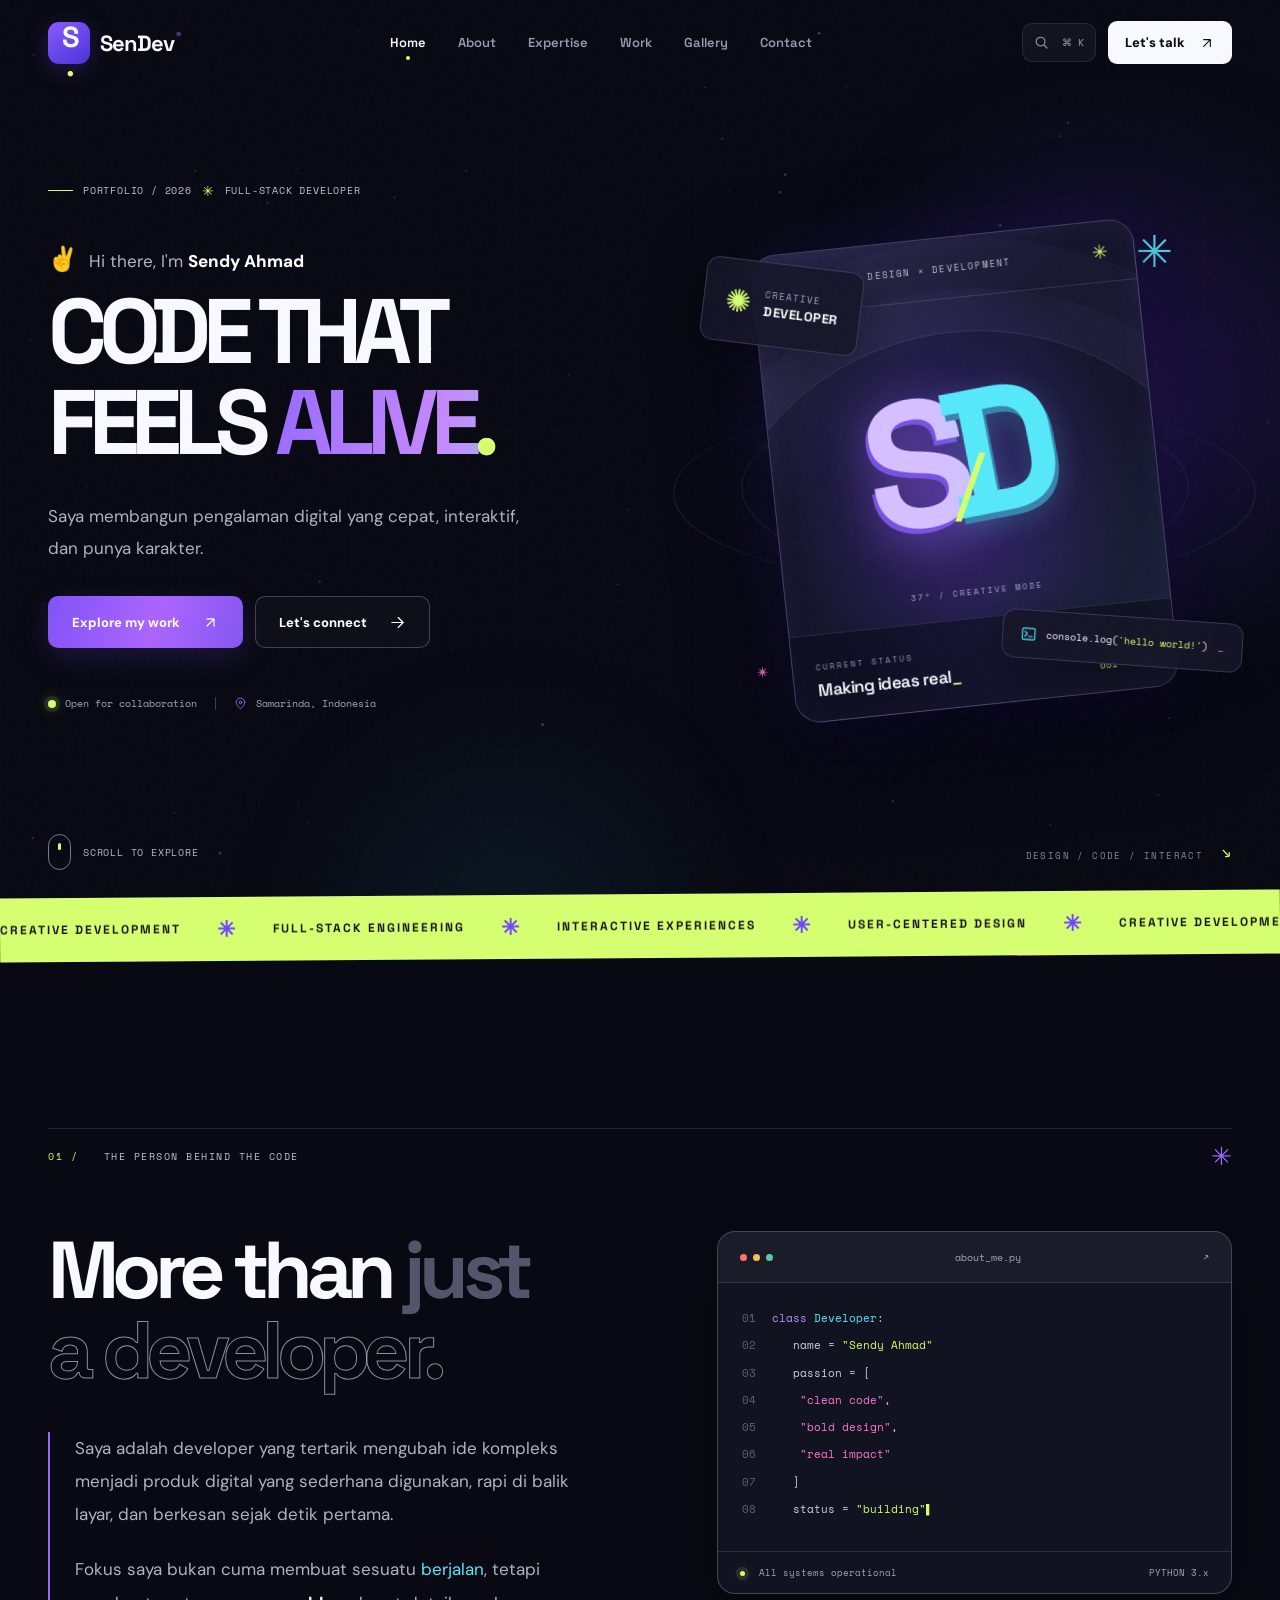
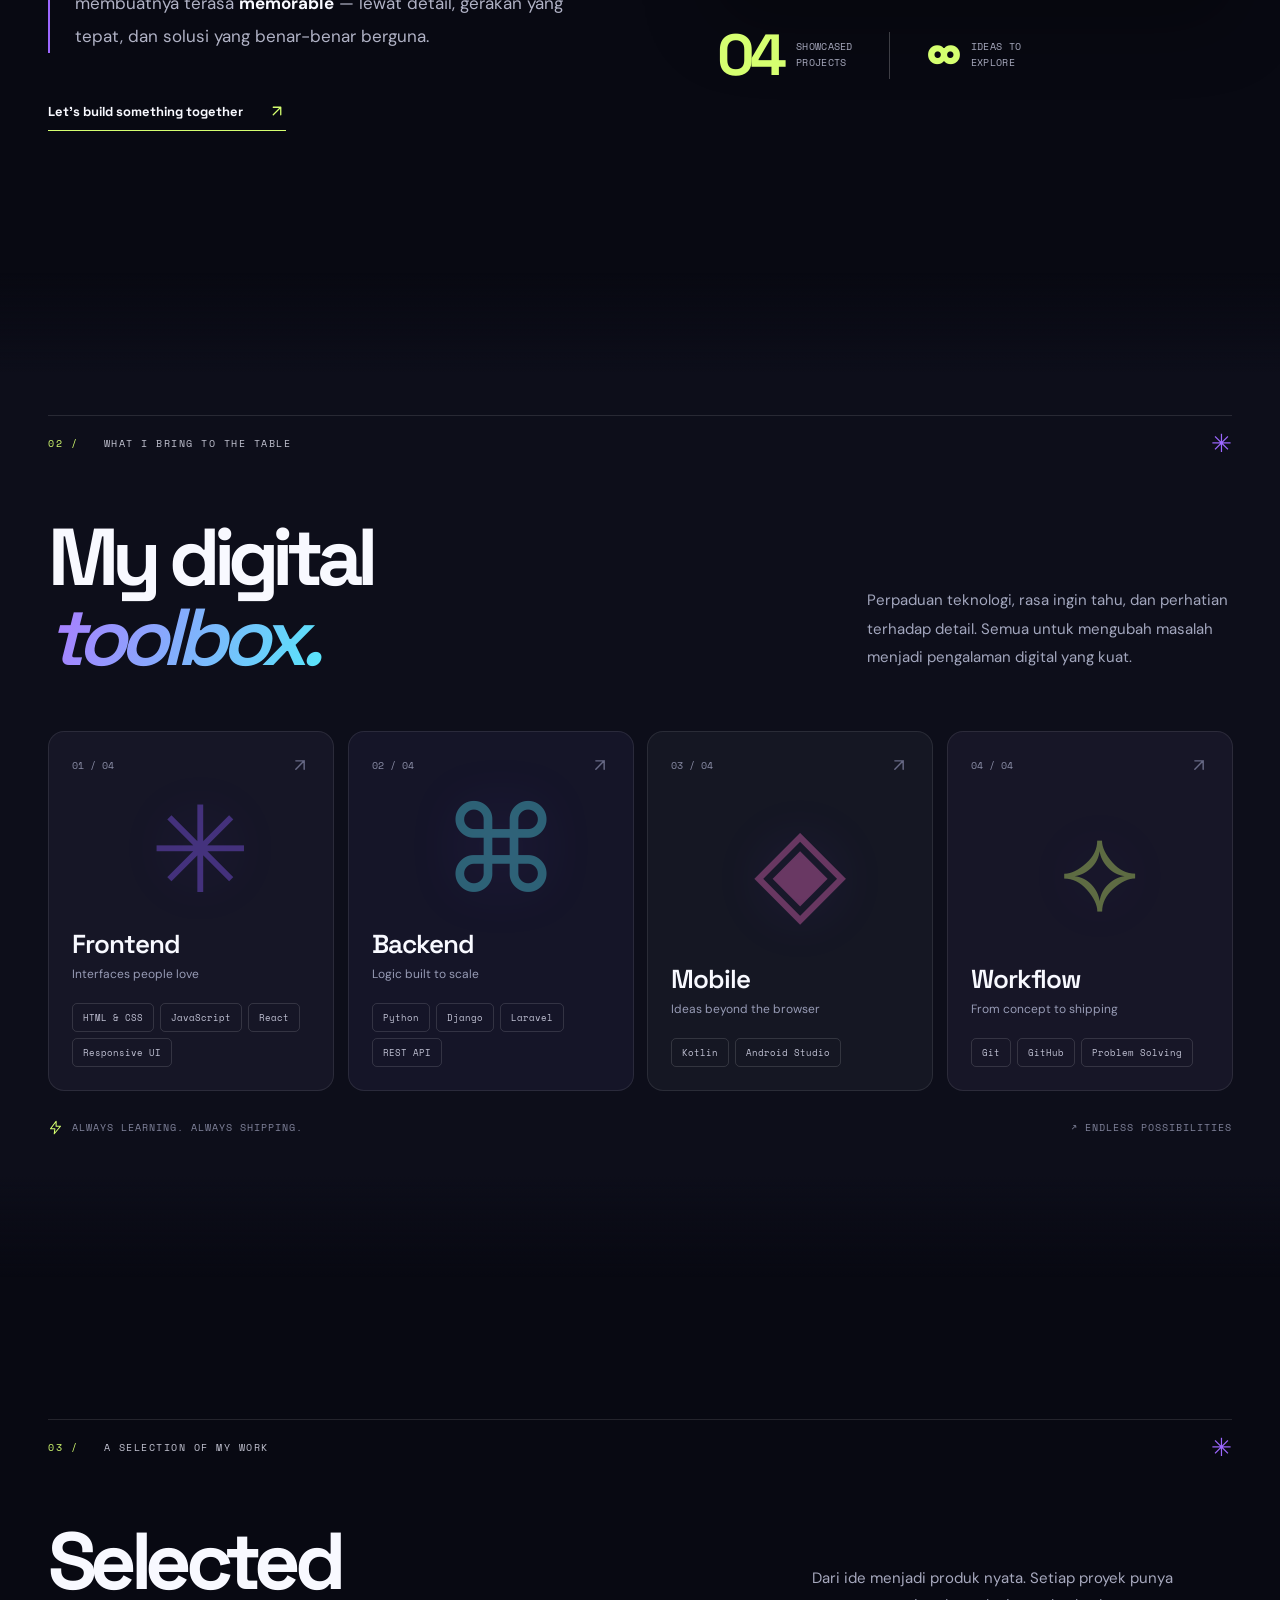
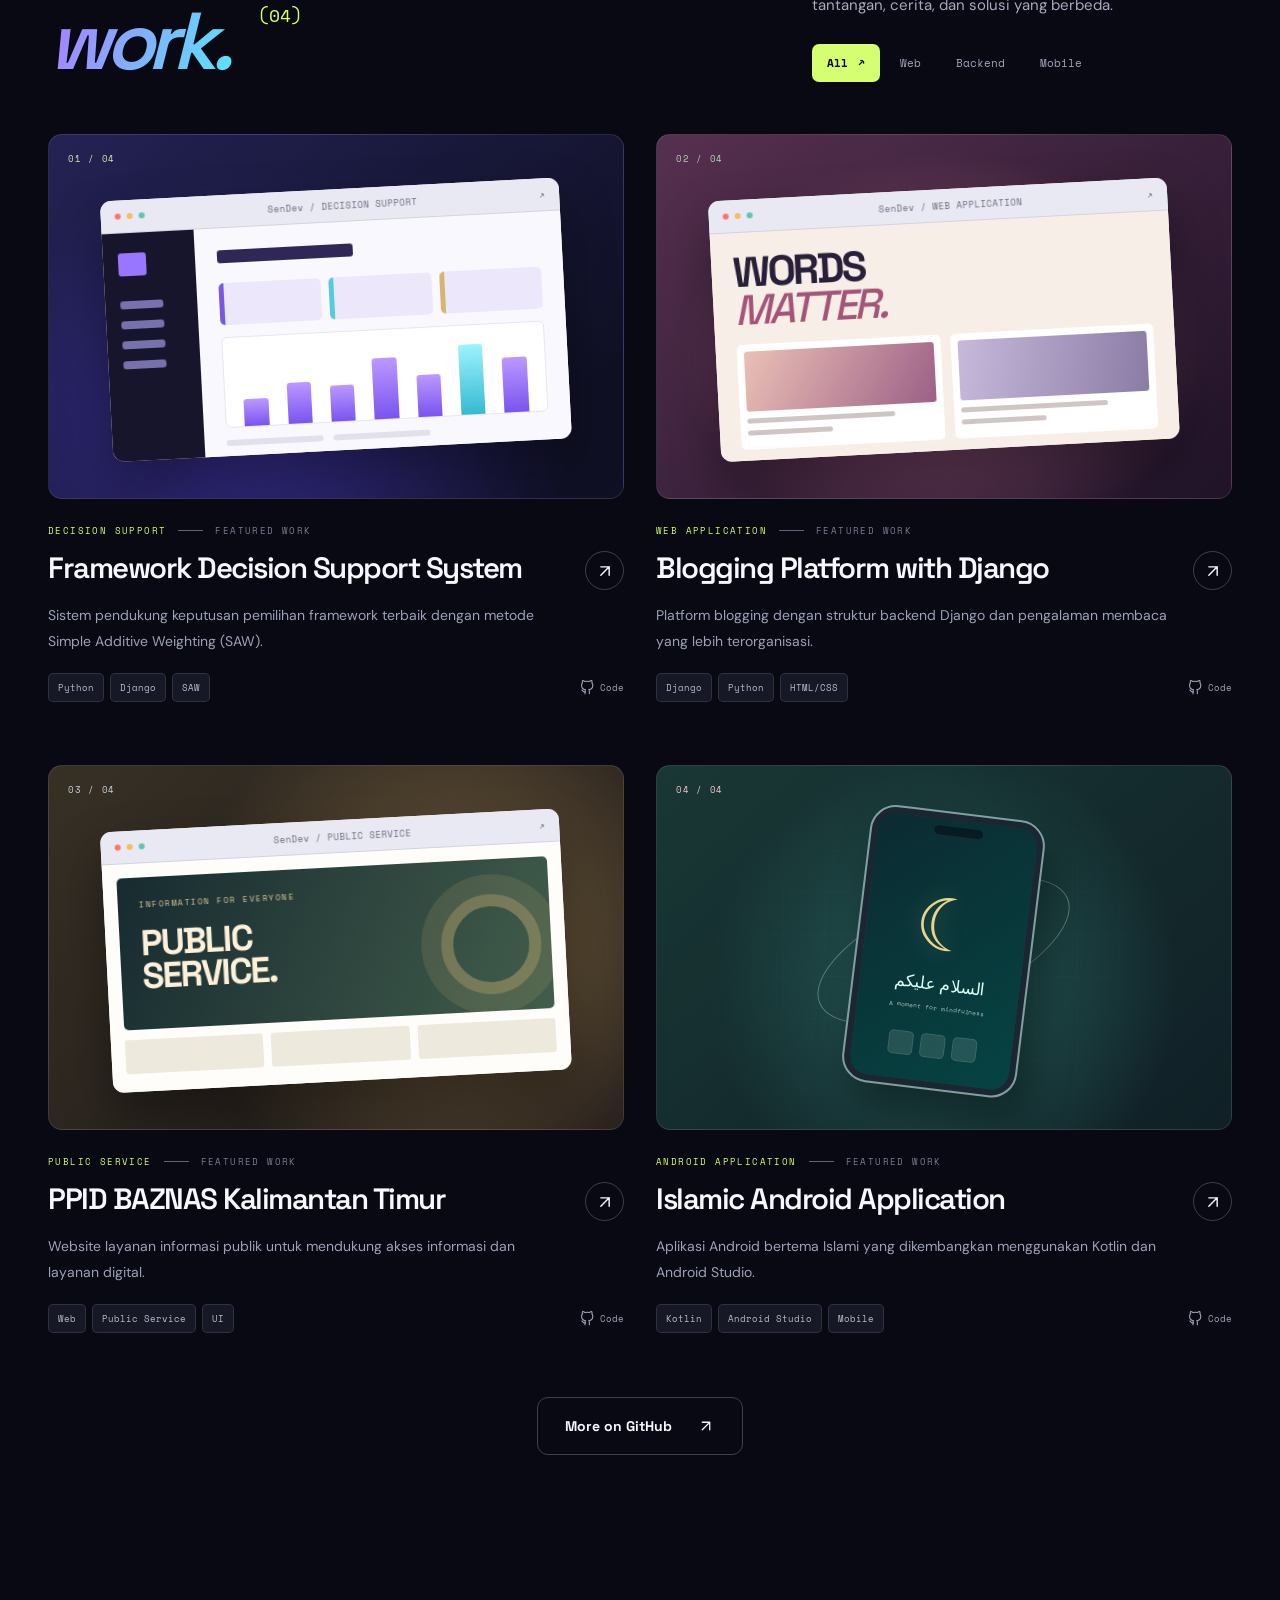
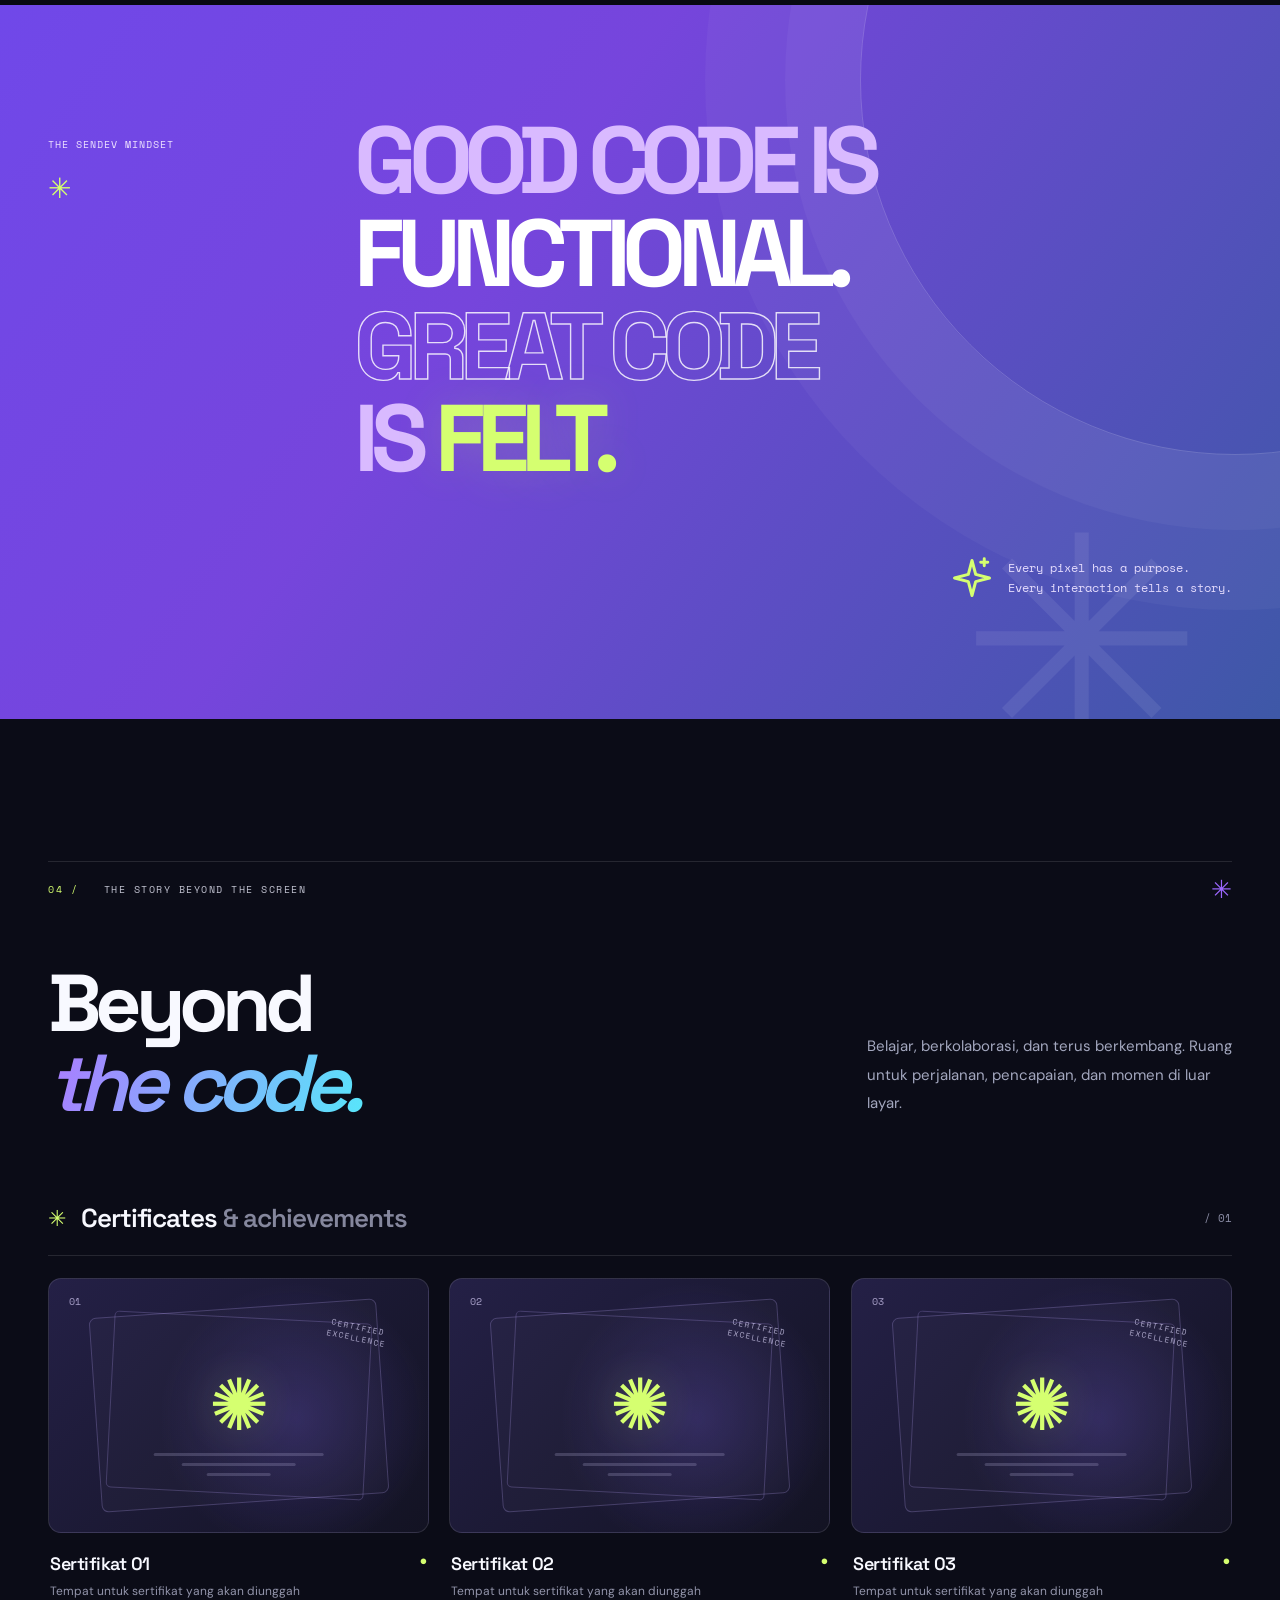
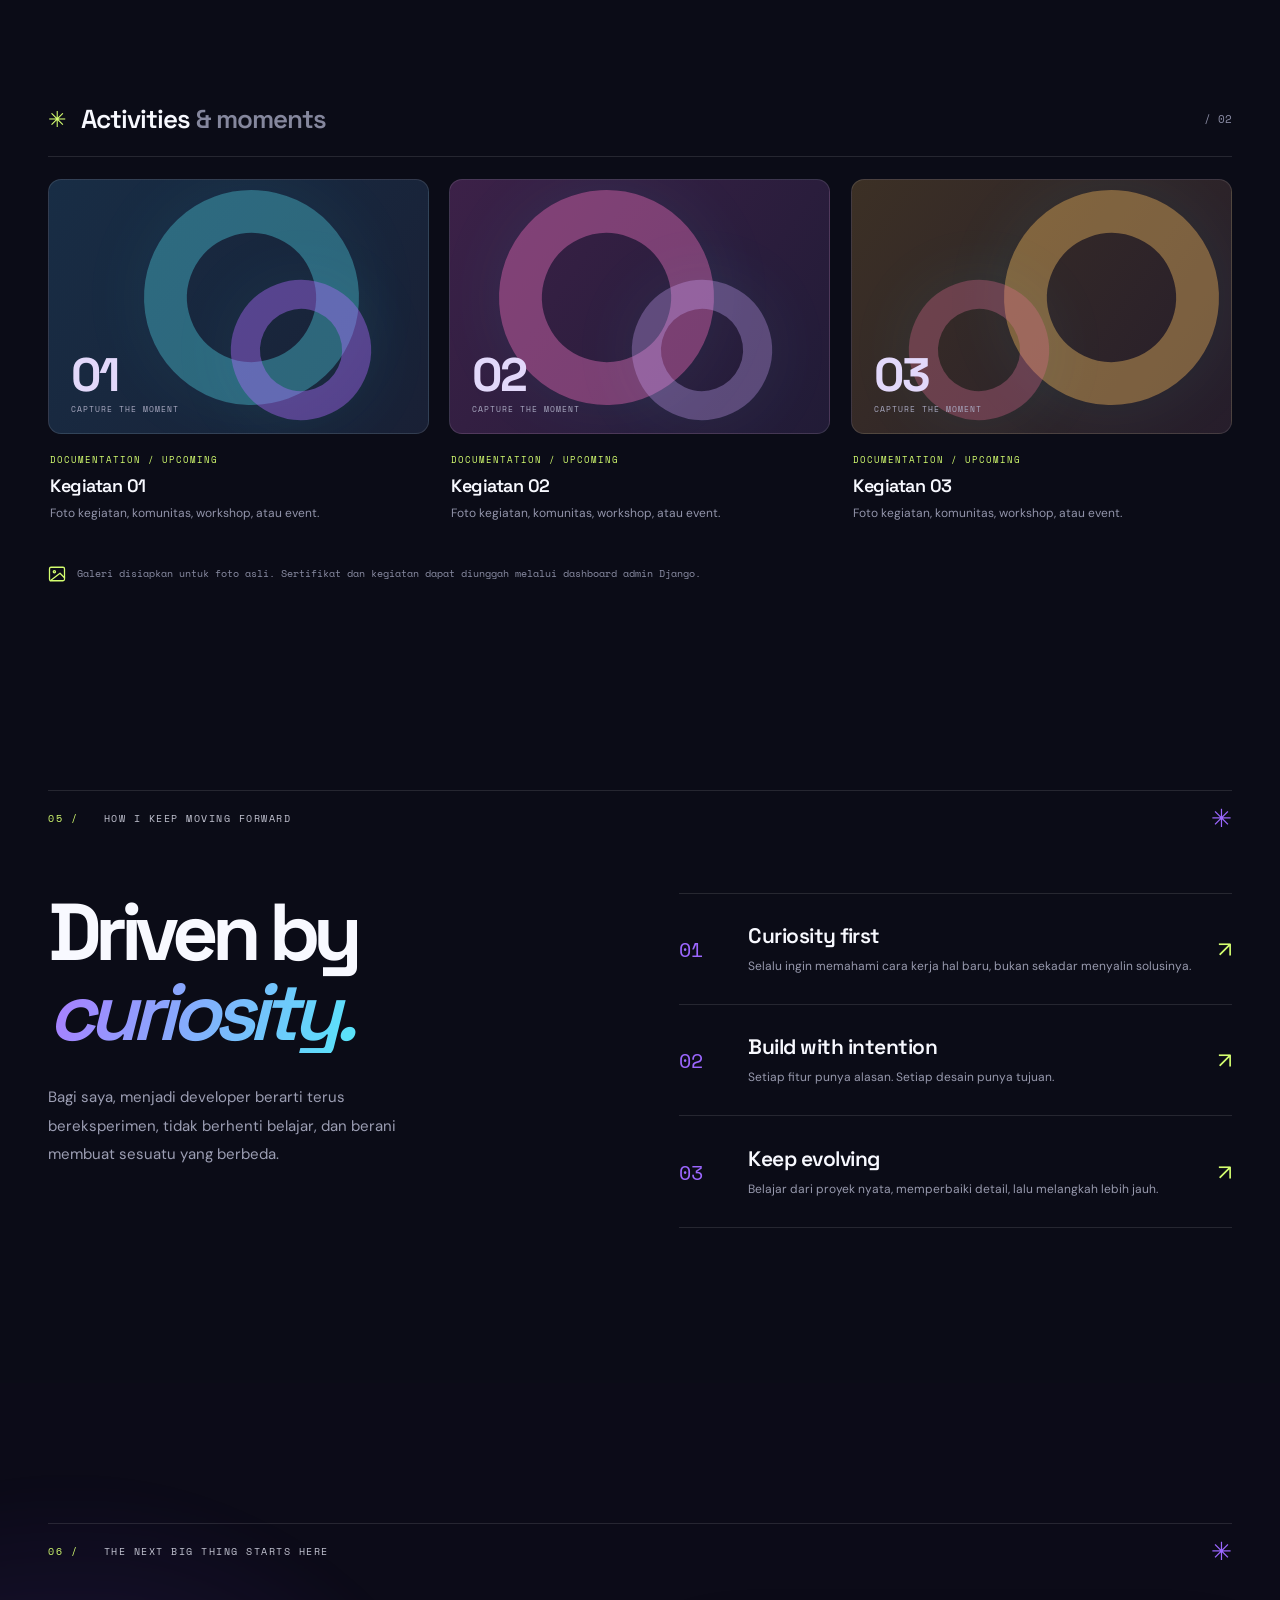
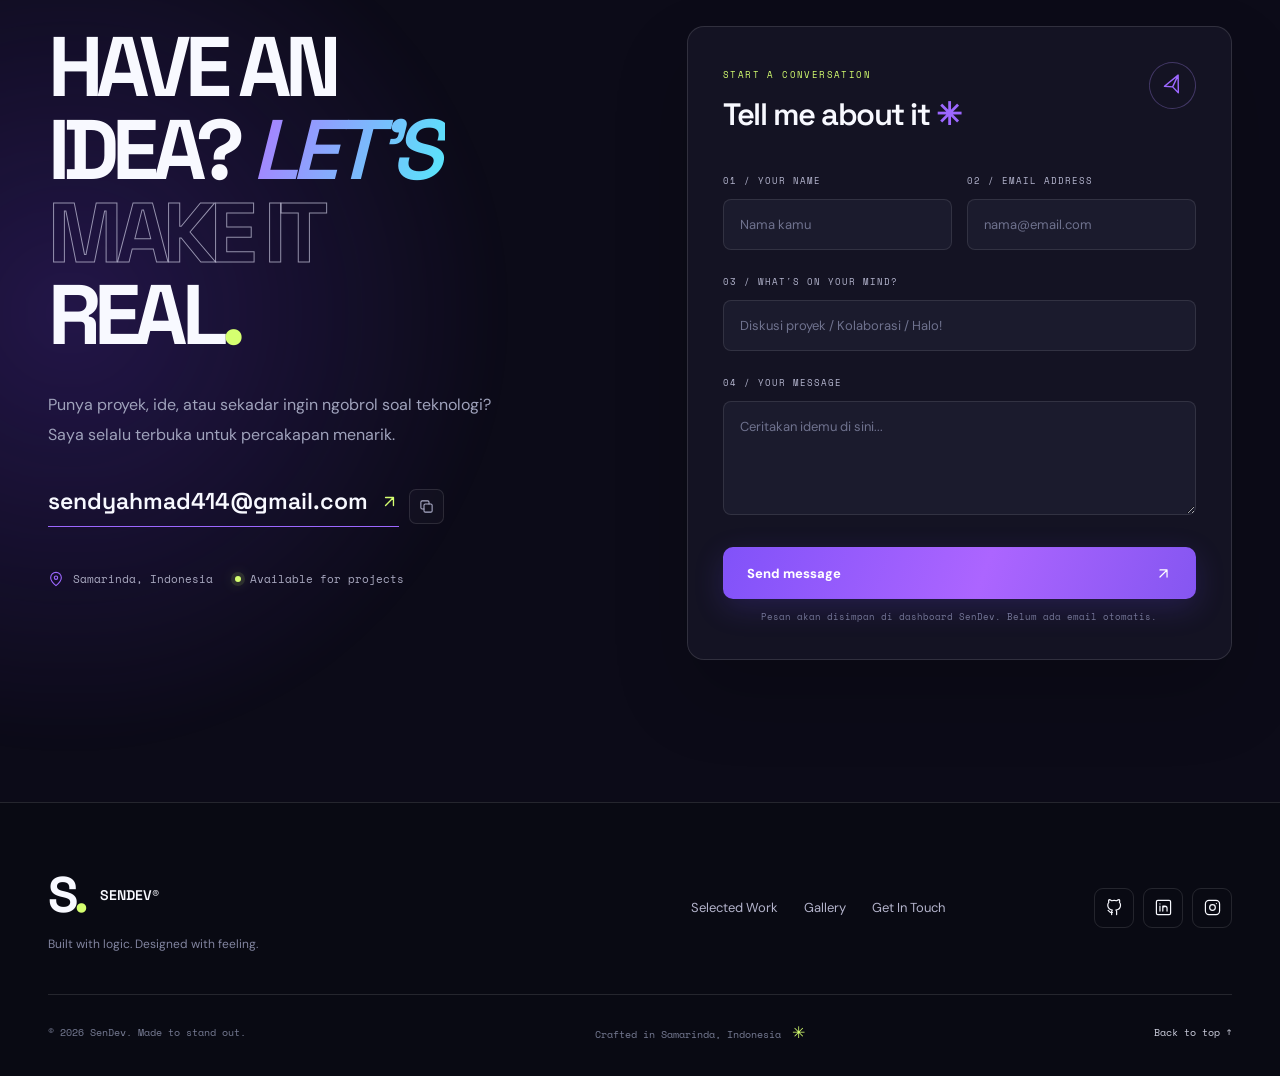
<file: demo/index.html>
<!DOCTYPE html>
<html lang="id">
<head>
  <meta charset="UTF-8">
  <meta name="viewport" content="width=device-width, initial-scale=1">
  <meta name="theme-color" content="#080912">
  <meta name="description" content="SenDev — Portofolio Sendy Ahmad. Full-Stack Developer yang menggabungkan clean engineering dan visual experience yang berani.">
  <meta property="og:title" content="SenDev — Creative Developer Portfolio">
  <meta property="og:description" content="Code that feels alive. Jelajahi karya, skill, sertifikat, dan perjalanan SenDev.">
  <meta property="og:type" content="website">
  <title>SenDev® — Creative Developer & Digital Craftsman</title>
  <link rel="icon" href="static/images/brand/favicon.svg" type="image/svg+xml">
  <link rel="preconnect" href="https://fonts.googleapis.com">
  <link rel="preconnect" href="https://fonts.gstatic.com" crossorigin>
  <link href="https://fonts.googleapis.com/css2?family=DM+Sans:wght@400;500;600;700;800&family=Space+Grotesk:wght@400;500;600;700&family=Space+Mono:wght@400;700&display=swap" rel="stylesheet">
  <link rel="stylesheet" href="static/css/portfolio.css">
</head>
<body>
  <svg class="svg-sprite" xmlns="http://www.w3.org/2000/svg" aria-hidden="true">
    <symbol id="i-arrow-up-right" viewBox="0 0 24 24"><path d="M7 17 17 7M7 7h10v10"/></symbol>
    <symbol id="i-arrow-right" viewBox="0 0 24 24"><path d="M4 12h16m-7-7 7 7-7 7"/></symbol>
    <symbol id="i-arrow-down" viewBox="0 0 24 24"><path d="M12 4v16m-7-7 7 7 7-7"/></symbol>
    <symbol id="i-github" viewBox="0 0 24 24"><path d="M9 19c-4.3 1.4-4.3-2.5-6-3m12 6v-3.87a3.37 3.37 0 0 0-.94-2.61c3.14-.35 6.44-1.54 6.44-7A5.44 5.44 0 0 0 19 4.77 5.07 5.07 0 0 0 18.91 1S17.73.65 15 2.48a13.38 13.38 0 0 0-7 0C5.27.65 4.09 1 4.09 1A5.07 5.07 0 0 0 4 4.77a5.44 5.44 0 0 0-1.5 3.78c0 5.42 3.3 6.61 6.44 7A3.37 3.37 0 0 0 8 18.13V22"/></symbol>
    <symbol id="i-linkedin" viewBox="0 0 24 24"><rect x="2" y="2" width="20" height="20" rx="2"/><path d="M7 10v7m0-10v.01M11 17v-7h3v1m-3 2a3 3 0 0 1 6 0v4"/></symbol>
    <symbol id="i-instagram" viewBox="0 0 24 24"><rect x="2" y="2" width="20" height="20" rx="5"/><circle cx="12" cy="12" r="4"/><path d="M17.5 6.5h.01"/></symbol>
    <symbol id="i-code" viewBox="0 0 24 24"><path d="m8 17-5-5 5-5m8 0 5 5-5 5m-3-16-2 20"/></symbol>
    <symbol id="i-terminal" viewBox="0 0 24 24"><rect x="2" y="3" width="20" height="18" rx="2"/><path d="m6 8 4 4-4 4m6 0h6"/></symbol>
    <symbol id="i-layers" viewBox="0 0 24 24"><path d="m12 3 10 6-10 6L2 9l10-6Zm-10 12 10 6 10-6M2 12l10 6 10-6"/></symbol>
    <symbol id="i-cpu" viewBox="0 0 24 24"><rect x="5" y="5" width="14" height="14" rx="2"/><rect x="9" y="9" width="6" height="6"/><path d="M9 1v4m6-4v4M9 19v4m6-4v4M19 9h4m-4 6h4M1 9h4m-4 6h4"/></symbol>
    <symbol id="i-sparkles" viewBox="0 0 24 24"><path d="m12 2 2.1 7.9L22 12l-7.9 2.1L12 22l-2.1-7.9L2 12l7.9-2.1L12 2Zm7-1v4m-2-2h4"/></symbol>
    <symbol id="i-menu" viewBox="0 0 24 24"><path d="M4 7h16M4 12h16M4 17h16"/></symbol>
    <symbol id="i-x" viewBox="0 0 24 24"><path d="M18 6 6 18M6 6l12 12"/></symbol>
    <symbol id="i-mail" viewBox="0 0 24 24"><rect x="2" y="4" width="20" height="16" rx="2"/><path d="m2 6 10 7 10-7"/></symbol>
    <symbol id="i-map" viewBox="0 0 24 24"><path d="M20 10c0 5-8 12-8 12S4 15 4 10a8 8 0 0 1 16 0Z"/><circle cx="12" cy="10" r="2.5"/></symbol>
    <symbol id="i-copy" viewBox="0 0 24 24"><rect x="8" y="8" width="13" height="13" rx="2"/><path d="M16 8V5a2 2 0 0 0-2-2H5a2 2 0 0 0-2 2v9a2 2 0 0 0 2 2h3"/></symbol>
    <symbol id="i-play" viewBox="0 0 24 24"><path d="m8 5 11 7-11 7V5Z"/></symbol>
    <symbol id="i-check" viewBox="0 0 24 24"><path d="m5 12 4 4L19 6"/></symbol>
    <symbol id="i-file" viewBox="0 0 24 24"><path d="M13 2H6a2 2 0 0 0-2 2v16a2 2 0 0 0 2 2h12a2 2 0 0 0 2-2V9l-7-7Z"/><path d="M13 2v7h7M8 14h8M8 18h6"/></symbol>
    <symbol id="i-image" viewBox="0 0 24 24"><rect x="2" y="3" width="20" height="18" rx="2"/><circle cx="8.5" cy="9" r="1.5"/><path d="m22 17-6-6L3 21"/></symbol>
    <symbol id="i-command" viewBox="0 0 24 24"><path d="M9 7V5a3 3 0 1 0-3 3h12a3 3 0 1 0-3-3v14a3 3 0 1 0 3-3H6a3 3 0 1 0 3 3V7Z"/></symbol>
    <symbol id="i-send" viewBox="0 0 24 24"><path d="m22 2-7 20-4-9-9-4 20-7ZM22 2 11 13"/></symbol>
    <symbol id="i-external" viewBox="0 0 24 24"><path d="M13 5h6v6m0-6-9 9M19 14v5H5V5h5"/></symbol>
    <symbol id="i-lightning" viewBox="0 0 24 24"><path d="m13 2-9 12h7l-1 8 10-12h-7l0-8Z"/></symbol>
    <symbol id="i-search" viewBox="0 0 24 24"><circle cx="10.5" cy="10.5" r="7"/><path d="m16 16 5 5"/></symbol>
    <symbol id="i-globe" viewBox="0 0 24 24"><circle cx="12" cy="12" r="10"/><path d="M2 12h20M12 2a17 17 0 0 1 0 20M12 2a17 17 0 0 0 0 20"/></symbol>
  </svg>

  <div class="scroll-progress" id="scrollProgress" aria-hidden="true"></div>
  <div class="site-noise" aria-hidden="true"></div>
  <canvas id="starfield" aria-hidden="true"></canvas>
  <div class="cursor-glow" id="cursorGlow" aria-hidden="true"></div>

  <header class="site-header" id="siteHeader">
    <nav class="nav-wrap container" aria-label="Navigasi utama">
      <a class="brand" href="#home" aria-label="SenDev, kembali ke beranda"><span class="brand-symbol">S<span class="brand-symbol-dot">.</span></span><span class="brand-text">SenDev<span class="brand-registered">®</span></span></a>
      <div class="nav-panel" id="navPanel">
        <a class="nav-link active" href="#home" data-nav="home">Home</a>
        <a class="nav-link" href="#about" data-nav="about">About</a>
        <a class="nav-link" href="#expertise" data-nav="expertise">Expertise</a>
        <a class="nav-link" href="#projects" data-nav="projects">Work</a>
        <a class="nav-link" href="#gallery" data-nav="gallery">Gallery</a>
        <a class="nav-link" href="#contact" data-nav="contact">Contact</a>
      </div>
      <div class="nav-actions">
        <button class="command-key" type="button" id="openCommand" aria-label="Buka navigasi cepat (Ctrl atau Command K)"><svg class="icon"><use href="#i-search"/></svg><span>⌘ K</span></button>
        <a class="nav-cta" href="#contact"><span>Let's talk</span><svg class="icon"><use href="#i-arrow-up-right"/></svg></a>
        <button type="button" class="menu-toggle" id="menuToggle" aria-expanded="false" aria-controls="navPanel" aria-label="Buka menu"><svg class="icon" id="menuIcon"><use href="#i-menu"/></svg></button>
      </div>
    </nav>
  </header>

  <main id="mainContent">
<!-- HERO -->
<section class="hero-section" id="home">
  <div class="hero-grid" aria-hidden="true"></div>
  <div class="hero-ambient ambient-purple" aria-hidden="true"></div><div class="hero-ambient ambient-cyan" aria-hidden="true"></div>
  <div class="container hero-layout">
    <div class="hero-copy">
      <div class="eyebrow hero-eyebrow fade-up" style="--delay:.08s"><span class="eyebrow-line"></span> <span>PORTFOLIO / <span id="heroYear">2026</span></span> <span class="eyebrow-star">✳</span> <span>FULL-STACK DEVELOPER</span></div>
      <div class="hero-overline fade-up" style="--delay:.15s"><span class="waving-hand">✌</span> Hi there, I'm <strong>Sendy Ahmad</strong></div>
      <h1 class="hero-title fade-up" style="--delay:.23s"><span class="title-line">CODE THAT</span><span class="title-line">FEELS <span class="title-em">ALIVE<span class="title-period">.</span></span></span></h1>
      <p class="hero-intro fade-up" style="--delay:.33s">Saya membangun pengalaman digital yang cepat, interaktif, dan punya karakter.</p>
      <div class="hero-buttons fade-up" style="--delay:.42s"><a class="btn btn-gradient magnetic" href="#projects"><span>Explore my work</span><svg class="icon"><use href="#i-arrow-up-right"/></svg></a><a class="btn btn-outline magnetic" href="#contact">Let's connect <svg class="icon"><use href="#i-arrow-right"/></svg></a></div>
      <div class="hero-subfooter fade-up" style="--delay:.55s"><span class="availability-dot"></span>Open for collaboration<span class="hero-subdivider"></span><svg class="icon"><use href="#i-map"/></svg> Samarinda, Indonesia</div>
    </div>
    <div class="hero-visual fade-up" style="--delay:.4s" aria-label="Visual identitas SenDev">
      <div class="orbit orbit-one" aria-hidden="true"></div><div class="orbit orbit-two" aria-hidden="true"></div><div class="orbit orbit-three" aria-hidden="true"></div>
      <div class="hero-aura" aria-hidden="true"></div>
      <div class="hero-portrait-wrap" data-tilt>
        <div class="portrait-topline"><span class="tiny-dot"></span><span>DESIGN × DEVELOPMENT</span><span>✳</span></div>
        <div class="portrait-core">
          
          <div class="portrait-monogram" aria-label="Logo SenDev"><span>S</span><span class="mono-slash">/</span><span>D</span></div>
          <div class="portrait-coordinate">37° / CREATIVE MODE</div>
        </div>
        <div class="portrait-bottom"><div><span class="portrait-label">CURRENT STATUS</span><strong>Making ideas real<span class="blink">_</span></strong></div><div class="portrait-index">001 — 026</div></div>
      </div>
      <div class="floating-chip floating-chip-top"><span class="chip-bloom">✺</span><span>CREATIVE<br><strong>DEVELOPER</strong></span></div>
      <div class="floating-chip floating-chip-bottom"><svg class="icon"><use href="#i-terminal"/></svg><span>console.log(<b>'hello world!'</b>)</span><span class="chip-cursor">_</span></div>
      <span class="star-sparkle spark-one">✳</span><span class="star-sparkle spark-two">✴</span>
    </div>
  </div>
  <div class="hero-bottom container"><a class="scroll-cue" href="#about"><span class="scroll-wheel"><span></span></span> SCROLL TO EXPLORE</a><span class="hero-coordinates">DESIGN / CODE / INTERACT <span>↘</span></span></div>
</section>

<div class="ticker" aria-label="Bidang keahlian"><div class="ticker-track" aria-hidden="true"><span>CREATIVE DEVELOPMENT</span><b>✳</b><span>FULL-STACK ENGINEERING</span><b>✳</b><span>INTERACTIVE EXPERIENCES</span><b>✳</b><span>USER-CENTERED DESIGN</span><b>✳</b><span>CREATIVE DEVELOPMENT</span><b>✳</b><span>FULL-STACK ENGINEERING</span><b>✳</b><span>INTERACTIVE EXPERIENCES</span><b>✳</b><span>USER-CENTERED DESIGN</span><b>✳</b></div></div>

<!-- ABOUT -->
<section class="section about-section" id="about">
  <div class="container">
    <div class="section-heading reveal"><div class="section-kicker"><span class="section-num">01 /</span> THE PERSON BEHIND THE CODE</div><span class="small-plus">✳</span></div>
    <div class="about-layout">
      <div class="about-text"><h2 class="section-display reveal">More than <span class="text-muted">just</span><br><span class="outlined-word">a developer.</span></h2><div class="about-description reveal"><p>Saya adalah developer yang tertarik mengubah ide kompleks menjadi produk digital yang sederhana digunakan, rapi di balik layar, dan berkesan sejak detik pertama.</p><p>Fokus saya bukan cuma membuat sesuatu <em>berjalan</em>, tetapi membuatnya terasa <strong>memorable</strong> — lewat detail, gerakan yang tepat, dan solusi yang benar-benar berguna.</p></div><a href="#contact" class="text-link reveal">Let's build something together <svg class="icon"><use href="#i-arrow-up-right"/></svg></a></div>
      <div class="about-side reveal">
        
        <div class="about-code-card" data-tilt><div class="code-card-bar"><div class="window-dots"><i></i><i></i><i></i></div><span>about_me.py</span><span>↗</span></div><div class="code-card-lines"><span class="line-num">01</span><span><i class="syntax-purple">class</i> <i class="syntax-cyan">Developer</i>:</span><span class="line-num">02</span><span> &nbsp; name = <i class="syntax-lime">"Sendy Ahmad"</i></span><span class="line-num">03</span><span> &nbsp; passion = [</span><span class="line-num">04</span><span> &nbsp;&nbsp; <i class="syntax-pink">"clean code"</i>,</span><span class="line-num">05</span><span> &nbsp;&nbsp; <i class="syntax-pink">"bold design"</i>,</span><span class="line-num">06</span><span> &nbsp;&nbsp; <i class="syntax-pink">"real impact"</i></span><span class="line-num">07</span><span> &nbsp; ]</span><span class="line-num">08</span><span> &nbsp; status = <i class="syntax-lime">"building"</i><b class="blink">▌</b></span></div><div class="code-card-footer"><span><span class="dot-live"></span> All systems operational</span><span>PYTHON 3.x</span></div></div>
        <div class="about-mini-stats"><div><strong>04</strong><span>SHOWCASED<br>PROJECTS</span></div><div class="stat-divider"></div><div><strong>∞</strong><span>IDEAS TO<br>EXPLORE</span></div></div>
      </div>
    </div>
  </div>
</section>

<!-- EXPERTISE -->
<section class="section expertise-section" id="expertise"><div class="container">
  <div class="section-heading reveal"><div class="section-kicker"><span class="section-num">02 /</span> WHAT I BRING TO THE TABLE</div><span class="small-plus">✳</span></div>
  <div class="section-intro-row reveal"><h2 class="section-display">My digital<br><span class="gradient-italic">toolbox.</span></h2><p>Perpaduan teknologi, rasa ingin tahu, dan perhatian terhadap detail. Semua untuk mengubah masalah menjadi pengalaman digital yang kuat.</p></div>
  <div class="expertise-grid">
    <article class="expertise-card reveal spotlight-card" data-tilt><div class="expertise-card-top"><span class="expertise-index">01 / 04</span><svg class="icon expertise-arrow"><use href="#i-arrow-up-right"/></svg></div><div class="expertise-symbol">✳</div><div class="expertise-info"><h3>Frontend</h3><p>Interfaces people love</p><div class="skill-tags"><span>HTML &amp; CSS</span><span>JavaScript</span><span>React</span><span>Responsive UI</span></div></div></article><article class="expertise-card reveal spotlight-card" data-tilt><div class="expertise-card-top"><span class="expertise-index">02 / 04</span><svg class="icon expertise-arrow"><use href="#i-arrow-up-right"/></svg></div><div class="expertise-symbol">⌘</div><div class="expertise-info"><h3>Backend</h3><p>Logic built to scale</p><div class="skill-tags"><span>Python</span><span>Django</span><span>Laravel</span><span>REST API</span></div></div></article><article class="expertise-card reveal spotlight-card" data-tilt><div class="expertise-card-top"><span class="expertise-index">03 / 04</span><svg class="icon expertise-arrow"><use href="#i-arrow-up-right"/></svg></div><div class="expertise-symbol">◈</div><div class="expertise-info"><h3>Mobile</h3><p>Ideas beyond the browser</p><div class="skill-tags"><span>Kotlin</span><span>Android Studio</span></div></div></article><article class="expertise-card reveal spotlight-card" data-tilt><div class="expertise-card-top"><span class="expertise-index">04 / 04</span><svg class="icon expertise-arrow"><use href="#i-arrow-up-right"/></svg></div><div class="expertise-symbol">⟡</div><div class="expertise-info"><h3>Workflow</h3><p>From concept to shipping</p><div class="skill-tags"><span>Git</span><span>GitHub</span><span>Problem Solving</span></div></div></article>
  </div>
  <div class="expertise-bottom reveal"><div class="stack-note"><svg class="icon"><use href="#i-lightning"/></svg> ALWAYS LEARNING. ALWAYS SHIPPING.</div><span>↗ ENDLESS POSSIBILITIES</span></div>
</div></section>

<!-- PROJECTS -->
<section class="section projects-section" id="projects"><div class="container">
  <div class="section-heading reveal"><div class="section-kicker"><span class="section-num">03 /</span> A SELECTION OF MY WORK</div><span class="small-plus">✳</span></div>
  <div class="section-intro-row projects-intro reveal"><h2 class="section-display">Selected<br><span class="gradient-italic">work.</span><span class="title-small-index">(04)</span></h2><div class="project-intro-right"><p>Dari ide menjadi produk nyata. Setiap proyek punya tantangan, cerita, dan solusi yang berbeda.</p><div class="project-filters" role="group" aria-label="Filter proyek"><button type="button" class="filter-btn active" data-filter="all" aria-pressed="true">All <span>↗</span></button><button type="button" class="filter-btn" data-filter="web" aria-pressed="false">Web</button><button type="button" class="filter-btn" data-filter="backend" aria-pressed="false">Backend</button><button type="button" class="filter-btn" data-filter="mobile" aria-pressed="false">Mobile</button></div></div></div>
  <div class="project-grid" id="projectGrid">
    <article class="project-card reveal" data-category="backend"><div class="project-visual variant-decision" data-tilt>
      
      <div class="project-art-grid" aria-hidden="true"></div><div class="project-browser" aria-hidden="true"><div class="project-browser-top"><div class="window-dots"><i></i><i></i><i></i></div><span>SenDev / DECISION SUPPORT</span><span>↗</span></div>
      <div class="mock-dashboard"><div class="mock-sidebar"><i></i><i></i><i></i><i></i><i></i></div><div class="mock-main"><div class="mock-h1"></div><div class="mock-tiles"><i></i><i></i><i></i></div><div class="mock-chart"><b></b><b></b><b></b><b></b><b></b><b></b><b></b></div><div class="mock-footer-bars"><span></span><span></span></div></div></div>
      
      </div>
      <span class="project-number">01 / 04</span><div class="project-hover-cta"><svg class="icon"><use href="#i-arrow-up-right"/></svg></div></div>
      <div class="project-card-content"><div class="project-meta"><span>DECISION SUPPORT</span><span class="project-meta-line"></span><span>FEATURED WORK</span></div><div class="project-heading-row"><h3>Framework Decision Support System</h3><a href="https://github.com/sendyahmad2323/saw_spk" target="_blank" rel="noopener noreferrer" aria-label="Lihat Framework Decision Support System di GitHub"><svg class="icon"><use href="#i-arrow-up-right"/></svg></a></div><p>Sistem pendukung keputusan pemilihan framework terbaik dengan metode Simple Additive Weighting (SAW).</p><div class="project-bottom-row"><div class="project-tags"><span>Python</span><span>Django</span><span>SAW</span></div><div class="project-action-links"><a href="https://github.com/sendyahmad2323/saw_spk" target="_blank" rel="noopener noreferrer"><svg class="icon"><use href="#i-github"/></svg> Code</a></div></div></div>
    </article><article class="project-card reveal" data-category="web"><div class="project-visual variant-blog" data-tilt>
      
      <div class="project-art-grid" aria-hidden="true"></div><div class="project-browser" aria-hidden="true"><div class="project-browser-top"><div class="window-dots"><i></i><i></i><i></i></div><span>SenDev / WEB APPLICATION</span><span>↗</span></div>
      <div class="mock-blog"><div class="mock-blog-title">WORDS<br><em>MATTER.</em></div><div class="mock-blog-posts"><div><i></i><span></span><span></span></div><div><i></i><span></span><span></span></div></div></div>
      
      </div>
      <span class="project-number">02 / 04</span><div class="project-hover-cta"><svg class="icon"><use href="#i-arrow-up-right"/></svg></div></div>
      <div class="project-card-content"><div class="project-meta"><span>WEB APPLICATION</span><span class="project-meta-line"></span><span>FEATURED WORK</span></div><div class="project-heading-row"><h3>Blogging Platform with Django</h3><a href="https://github.com/sendyahmad2323/Blogging-Django" target="_blank" rel="noopener noreferrer" aria-label="Lihat Blogging Platform with Django di GitHub"><svg class="icon"><use href="#i-arrow-up-right"/></svg></a></div><p>Platform blogging dengan struktur backend Django dan pengalaman membaca yang lebih terorganisasi.</p><div class="project-bottom-row"><div class="project-tags"><span>Django</span><span>Python</span><span>HTML/CSS</span></div><div class="project-action-links"><a href="https://github.com/sendyahmad2323/Blogging-Django" target="_blank" rel="noopener noreferrer"><svg class="icon"><use href="#i-github"/></svg> Code</a></div></div></div>
    </article><article class="project-card reveal" data-category="web"><div class="project-visual variant-ppid" data-tilt>
      
      <div class="project-art-grid" aria-hidden="true"></div><div class="project-browser" aria-hidden="true"><div class="project-browser-top"><div class="window-dots"><i></i><i></i><i></i></div><span>SenDev / PUBLIC SERVICE</span><span>↗</span></div>
      <div class="mock-ppid"><div class="mock-gold-banner"><small>INFORMATION FOR EVERYONE</small><b>PUBLIC<br>SERVICE.</b><i></i></div><div class="mock-ppid-cards"><span></span><span></span><span></span></div></div>
      
      </div>
      <span class="project-number">03 / 04</span><div class="project-hover-cta"><svg class="icon"><use href="#i-arrow-up-right"/></svg></div></div>
      <div class="project-card-content"><div class="project-meta"><span>PUBLIC SERVICE</span><span class="project-meta-line"></span><span>FEATURED WORK</span></div><div class="project-heading-row"><h3>PPID BAZNAS Kalimantan Timur</h3><a href="https://github.com/Sheyon565/ppid-baznas-kaltim" target="_blank" rel="noopener noreferrer" aria-label="Lihat PPID BAZNAS Kalimantan Timur di GitHub"><svg class="icon"><use href="#i-arrow-up-right"/></svg></a></div><p>Website layanan informasi publik untuk mendukung akses informasi dan layanan digital.</p><div class="project-bottom-row"><div class="project-tags"><span>Web</span><span>Public Service</span><span>UI</span></div><div class="project-action-links"><a href="https://github.com/Sheyon565/ppid-baznas-kaltim" target="_blank" rel="noopener noreferrer"><svg class="icon"><use href="#i-github"/></svg> Code</a></div></div></div>
    </article><article class="project-card reveal" data-category="mobile"><div class="project-visual variant-mobile" data-tilt>
      
      <div class="project-art-grid" aria-hidden="true"></div><div class="project-browser" aria-hidden="true"><div class="project-browser-top"><div class="window-dots"><i></i><i></i><i></i></div><span>SenDev / ANDROID APPLICATION</span><span>↗</span></div>
      <div class="mock-mobile"><div class="mock-phone"><div class="phone-notch"></div><div class="phone-crescent">☾</div><div class="phone-calligraphy">السلام عليكم</div><div class="phone-caption">A moment for mindfulness</div><div class="phone-menu"><i></i><i></i><i></i></div></div><div class="phone-orbit"></div></div>
      </div>
      <span class="project-number">04 / 04</span><div class="project-hover-cta"><svg class="icon"><use href="#i-arrow-up-right"/></svg></div></div>
      <div class="project-card-content"><div class="project-meta"><span>ANDROID APPLICATION</span><span class="project-meta-line"></span><span>FEATURED WORK</span></div><div class="project-heading-row"><h3>Islamic Android Application</h3><a href="https://github.com/sendyahmad2323/islamic" target="_blank" rel="noopener noreferrer" aria-label="Lihat Islamic Android Application di GitHub"><svg class="icon"><use href="#i-arrow-up-right"/></svg></a></div><p>Aplikasi Android bertema Islami yang dikembangkan menggunakan Kotlin dan Android Studio.</p><div class="project-bottom-row"><div class="project-tags"><span>Kotlin</span><span>Android Studio</span><span>Mobile</span></div><div class="project-action-links"><a href="https://github.com/sendyahmad2323/islamic" target="_blank" rel="noopener noreferrer"><svg class="icon"><use href="#i-github"/></svg> Code</a></div></div></div>
    </article>
  </div><div class="project-empty" id="projectEmpty" hidden>Tidak ada proyek di kategori ini. Pilih filter lainnya.</div>
  <a href="https://github.com/sendyahmad2323" class="all-projects-link reveal" target="_blank" rel="noopener noreferrer"><span>More on GitHub</span><svg class="icon"><use href="#i-arrow-up-right"/></svg></a>
</div></section>

<!-- WAY OF WORKING -->
<section class="statement-section"><div class="container"><div class="statement-layout"><span class="statement-label reveal">THE SENDEV MINDSET <span>✳</span></span><h2 class="statement-text reveal">GOOD CODE IS<br><span class="statement-white">FUNCTIONAL.</span><br><span class="statement-outline">GREAT CODE</span><br>IS <span class="statement-gradient">FELT.</span></h2><div class="statement-note reveal"><svg class="icon"><use href="#i-sparkles"/></svg><span>Every pixel has a purpose.<br>Every interaction tells a story.</span></div></div></div></section>

<!-- GALLERY -->
<section class="section gallery-section" id="gallery"><div class="container">
  <div class="section-heading reveal"><div class="section-kicker"><span class="section-num">04 /</span> THE STORY BEYOND THE SCREEN</div><span class="small-plus">✳</span></div>
  <div class="section-intro-row reveal"><h2 class="section-display">Beyond<br><span class="gradient-italic">the code.</span></h2><p>Belajar, berkolaborasi, dan terus berkembang. Ruang untuk perjalanan, pencapaian, dan momen di luar layar.</p></div>
  <div class="gallery-head reveal"><div><span class="gallery-asterisk">✳</span><h3>Certificates <span>& achievements</span></h3></div><span class="gallery-counter">/ 01</span></div>
  <div class="gallery-grid certificates-grid">
    <article class="gallery-card certificate-card placeholder-card reveal"><div class="gallery-placeholder certificate-placeholder" aria-label="Tempat unggah Sertifikat 01"><div class="certificate-stamp">✺</div><div class="certificate-lines"><i></i><i></i><i></i></div><div class="certificate-badge">CERTIFIED<br>EXCELLENCE</div><div class="placeholder-corner">01</div></div><div class="gallery-info"><div><h4>Sertifikat 01</h4><p>Tempat untuk sertifikat yang akan diunggah</p></div><span class="placeholder-pulse">●</span></div></article><article class="gallery-card certificate-card placeholder-card reveal"><div class="gallery-placeholder certificate-placeholder" aria-label="Tempat unggah Sertifikat 02"><div class="certificate-stamp">✺</div><div class="certificate-lines"><i></i><i></i><i></i></div><div class="certificate-badge">CERTIFIED<br>EXCELLENCE</div><div class="placeholder-corner">02</div></div><div class="gallery-info"><div><h4>Sertifikat 02</h4><p>Tempat untuk sertifikat yang akan diunggah</p></div><span class="placeholder-pulse">●</span></div></article><article class="gallery-card certificate-card placeholder-card reveal"><div class="gallery-placeholder certificate-placeholder" aria-label="Tempat unggah Sertifikat 03"><div class="certificate-stamp">✺</div><div class="certificate-lines"><i></i><i></i><i></i></div><div class="certificate-badge">CERTIFIED<br>EXCELLENCE</div><div class="placeholder-corner">03</div></div><div class="gallery-info"><div><h4>Sertifikat 03</h4><p>Tempat untuk sertifikat yang akan diunggah</p></div><span class="placeholder-pulse">●</span></div></article>
  </div>
  <div class="gallery-head gallery-head-activity reveal"><div><span class="gallery-asterisk">✳</span><h3>Activities <span>& moments</span></h3></div><span class="gallery-counter">/ 02</span></div>
  <div class="gallery-grid activities-grid">
    <article class="gallery-card activity-card placeholder-card reveal"><div class="gallery-placeholder activity-placeholder activity-placeholder-1"><div class="activity-shape shape-one"></div><div class="activity-shape shape-two"></div><span class="activity-placeholder-mark">01<small>CAPTURE THE MOMENT</small></span></div><div class="gallery-info"><div><span class="gallery-category">DOCUMENTATION / UPCOMING</span><h4>Kegiatan 01</h4><p>Foto kegiatan, komunitas, workshop, atau event.</p></div></div></article><article class="gallery-card activity-card placeholder-card reveal"><div class="gallery-placeholder activity-placeholder activity-placeholder-2"><div class="activity-shape shape-one"></div><div class="activity-shape shape-two"></div><span class="activity-placeholder-mark">02<small>CAPTURE THE MOMENT</small></span></div><div class="gallery-info"><div><span class="gallery-category">DOCUMENTATION / UPCOMING</span><h4>Kegiatan 02</h4><p>Foto kegiatan, komunitas, workshop, atau event.</p></div></div></article><article class="gallery-card activity-card placeholder-card reveal"><div class="gallery-placeholder activity-placeholder activity-placeholder-3"><div class="activity-shape shape-one"></div><div class="activity-shape shape-two"></div><span class="activity-placeholder-mark">03<small>CAPTURE THE MOMENT</small></span></div><div class="gallery-info"><div><span class="gallery-category">DOCUMENTATION / UPCOMING</span><h4>Kegiatan 03</h4><p>Foto kegiatan, komunitas, workshop, atau event.</p></div></div></article>
  </div>
  <p class="gallery-note reveal"><svg class="icon"><use href="#i-image"/></svg> Galeri disiapkan untuk foto asli. Sertifikat dan kegiatan dapat diunggah melalui dashboard admin Django.</p>
</div></section>

<!-- JOURNEY -->
<section class="section journey-section" id="journey"><div class="container"><div class="section-heading reveal"><div class="section-kicker"><span class="section-num">05 /</span> HOW I KEEP MOVING FORWARD</div><span class="small-plus">✳</span></div><div class="journey-layout"><div><h2 class="section-display reveal">Driven by<br><span class="gradient-italic">curiosity.</span></h2><p class="journey-intro reveal">Bagi saya, menjadi developer berarti terus bereksperimen, tidak berhenti belajar, dan berani membuat sesuatu yang berbeda.</p></div><div class="journey-list">
  <div class="journey-row reveal"><span class="journey-icon">01</span><div><h3>Curiosity first</h3><p>Selalu ingin memahami cara kerja hal baru, bukan sekadar menyalin solusinya.</p></div><span class="journey-chevron">↗</span></div><div class="journey-row reveal"><span class="journey-icon">02</span><div><h3>Build with intention</h3><p>Setiap fitur punya alasan. Setiap desain punya tujuan.</p></div><span class="journey-chevron">↗</span></div><div class="journey-row reveal"><span class="journey-icon">03</span><div><h3>Keep evolving</h3><p>Belajar dari proyek nyata, memperbaiki detail, lalu melangkah lebih jauh.</p></div><span class="journey-chevron">↗</span></div>
</div></div></div></section>

<!-- CONTACT -->
<section class="section contact-section" id="contact"><div class="contact-halo" aria-hidden="true"></div><div class="container"><div class="section-heading reveal"><div class="section-kicker"><span class="section-num">06 /</span> THE NEXT BIG THING STARTS HERE</div><span class="small-plus">✳</span></div><div class="contact-main"><div class="contact-left"><h2 class="contact-title reveal">HAVE AN<br>IDEA? <span class="gradient-italic">LET'S</span><br><span class="contact-outline">MAKE IT</span><br>REAL<span class="title-period">.</span></h2><p class="contact-subtitle reveal">Punya proyek, ide, atau sekadar ingin ngobrol soal teknologi? Saya selalu terbuka untuk percakapan menarik.</p><div class="contact-direct reveal"><a href="mailto:sendyahmad414@gmail.com" class="contact-email">sendyahmad414@gmail.com <svg class="icon"><use href="#i-arrow-up-right"/></svg></a><button type="button" class="copy-email" data-copy="sendyahmad414@gmail.com" aria-label="Salin email"><svg class="icon"><use href="#i-copy"/></svg></button></div><div class="contact-chips reveal"><span><svg class="icon"><use href="#i-map"/></svg> Samarinda, Indonesia</span><span><i class="dot-live"></i> Available for projects</span></div></div>
      <div class="contact-form-card reveal"><div class="contact-form-top"><div><span class="form-overline">START A CONVERSATION</span><h3>Tell me about it<span> ✳</span></h3></div><span class="form-top-icon"><svg class="icon"><use href="#i-send"/></svg></span></div>
        
        <form class="contact-form" action="#contact" method="post" id="contactForm"><input type="hidden" name="csrfmiddlewaretoken" value="demo"><div class="honeypot"><label for="website">Biarkan kolom ini kosong</label><input type="text" name="website" id="website" tabindex="-1" autocomplete="off"></div><div class="form-row"><label for="contactName">01 / YOUR NAME<input id="contactName" name="name" type="text" maxlength="120" minlength="2" autocomplete="name" placeholder="Nama kamu" required></label><label for="contactEmail">02 / EMAIL ADDRESS<input id="contactEmail" name="email" type="email" maxlength="254" autocomplete="email" placeholder="nama@email.com" required></label></div><label for="contactSubject">03 / WHAT'S ON YOUR MIND?<input id="contactSubject" type="text" name="subject" minlength="3" maxlength="160" placeholder="Diskusi proyek / Kolaborasi / Halo!" required></label><label for="contactMessage">04 / YOUR MESSAGE<textarea id="contactMessage" name="message" minlength="10" maxlength="5000" rows="4" placeholder="Ceritakan idemu di sini..." required></textarea></label><button class="btn btn-gradient form-submit magnetic" type="submit"><span>Send message</span><svg class="icon"><use href="#i-arrow-up-right"/></svg></button><p class="form-disclaimer">Pesan akan disimpan di dashboard SenDev. Belum ada email otomatis.</p></form>
      </div>
    </div></div></section>
</main>

  <footer class="site-footer">
    <div class="container">
      <div class="footer-top">
        <div class="footer-identity"><a href="#home" class="footer-logo">S<span>.</span> <small>SENDEV®</small></a><p>Built with logic. Designed with feeling.</p></div>
        <div class="footer-links"><a href="#projects">Selected Work</a><a href="#gallery">Gallery</a><a href="#contact">Get In Touch</a></div>
        <div class="footer-socials">
          <a href="https://github.com/sendyahmad2323" target="_blank" rel="noopener noreferrer" aria-label="GitHub SenDev"><svg class="icon"><use href="#i-github"/></svg></a>
          <a href="https://www.linkedin.com/in/sendy-ahmad" target="_blank" rel="noopener noreferrer" aria-label="LinkedIn SenDev"><svg class="icon"><use href="#i-linkedin"/></svg></a>
          <a href="https://www.instagram.com/seensen_y/" target="_blank" rel="noopener noreferrer" aria-label="Instagram SenDev"><svg class="icon"><use href="#i-instagram"/></svg></a>
        </div>
      </div>
      <div class="footer-bottom"><span>© <span id="footerYear">2026</span> SenDev. Made to stand out.</span><span>Crafted in Samarinda, Indonesia <span class="footer-asterisk">✳</span></span><a href="#home">Back to top ↑</a></div>
    </div>
  </footer>

  <dialog class="command-dialog" id="commandDialog" aria-label="Navigasi cepat">
    <div class="command-header"><svg class="icon"><use href="#i-search"/></svg><input type="text" id="commandSearch" placeholder="Cari halaman atau ketik perintah..." aria-label="Cari navigasi"><button type="button" id="closeCommand" aria-label="Tutup"><svg class="icon"><use href="#i-x"/></svg></button></div>
    <div class="command-list" id="commandList">
      <button type="button" data-command="home"><span>01</span> Beranda <small>↵</small></button>
      <button type="button" data-command="about"><span>02</span> Tentang saya <small>↵</small></button>
      <button type="button" data-command="expertise"><span>03</span> Keahlian <small>↵</small></button>
      <button type="button" data-command="projects"><span>04</span> Proyek <small>↵</small></button>
      <button type="button" data-command="gallery"><span>05</span> Sertifikat & kegiatan <small>↵</small></button>
      <button type="button" data-command="contact"><span>06</span> Hubungi saya <small>↵</small></button>
    </div>
    <div class="command-footer"><span><kbd>↑</kbd> <kbd>↓</kbd> navigasi</span><span><kbd>ESC</kbd> untuk menutup</span></div>
  </dialog>

  <dialog class="lightbox-dialog" id="lightboxDialog" aria-label="Pratinjau gambar"><button class="lightbox-close" type="button" id="closeLightbox" aria-label="Tutup pratinjau"><svg class="icon"><use href="#i-x"/></svg></button><img id="lightboxImage" alt=""><p id="lightboxCaption"></p></dialog>
  <div class="toast" id="toast" role="status" aria-live="polite"></div>
  <script defer src="static/js/portfolio.js"></script>
<script>document.getElementById('contactForm')?.addEventListener('submit',function(e){e.preventDefault();const t=document.getElementById('toast');t.textContent='Ini preview statis. Jalankan Django untuk menyimpan pesan.';t.classList.add('visible');setTimeout(()=>t.classList.remove('visible'),3200);});</script></body>
</html>
</file>
<file: demo/static/css/portfolio.css>
/*
  SenDev — Creative developer portfolio
  Original visual system. No JavaScript animation framework required.
  Palette: Obsidian × Ultra Violet × Electric Cyan × Hyper Lime.
*/
:root {
  color-scheme: dark;
  --bg: #080912;
  --bg-deep: #05060b;
  --panel: #10111e;
  --surface: #151625;
  --line: rgba(255,255,255,.115);
  --line-strong: rgba(255,255,255,.22);
  --white: #f8f9ff;
  --muted: #a3a6bd;
  --soft: #747992;
  --purple: #9c67ff;
  --violet: #7047ff;
  --cyan: #56e8fa;
  --lime: #d5ff70;
  --pink: #ff74cb;
  --font-display: 'Space Grotesk', 'Arial', sans-serif;
  --font-body: 'DM Sans', sans-serif;
  --font-mono: 'Space Mono', monospace;
  --radius: 19px;
  --section-space: 142px;
  scroll-behavior: smooth;
}
*,*::before,*::after{box-sizing:border-box}
html{scroll-padding-top:94px}
body{margin:0;min-width:320px;background:var(--bg);color:var(--white);font-family:var(--font-body);-webkit-font-smoothing:antialiased;overflow-x:hidden}
body.lock-scroll{overflow:hidden}
::selection{background:var(--lime);color:#080912}
a{color:inherit;text-decoration:none}
button,input,textarea{font:inherit}
button{cursor:pointer}
img{display:block;max-width:100%}
svg.icon{width:20px;height:20px;fill:none;stroke:currentColor;stroke-width:1.7;stroke-linecap:round;stroke-linejoin:round;flex-shrink:0}
.svg-sprite{position:absolute;width:0;height:0;overflow:hidden;pointer-events:none}
.container{width:min(100% - 96px,1392px);margin-inline:auto}
section[id]{scroll-margin-top:92px}
.section{padding:var(--section-space) 0;position:relative}
.site-noise{position:fixed;inset:0;pointer-events:none;z-index:6;opacity:.11;background-image:url("data:image/svg+xml,%3Csvg viewBox='0 0 180 180' xmlns='http://www.w3.org/2000/svg'%3E%3Cfilter id='n'%3E%3CfeTurbulence type='fractalNoise' baseFrequency='.94' numOctaves='3' stitchTiles='stitch'/%3E%3C/filter%3E%3Crect width='100%25' height='100%25' filter='url(%23n)' opacity='.18'/%3E%3C/svg%3E")}
#starfield{position:fixed;inset:0;width:100%;height:100%;pointer-events:none;z-index:0;opacity:.65}
.cursor-glow{position:fixed;width:440px;height:440px;border-radius:50%;left:-440px;top:-440px;pointer-events:none;z-index:4;background:radial-gradient(circle,rgba(116,71,255,.075),transparent 67%);transform:translate(-50%,-50%);transition:opacity .4s;opacity:0}
@media(hover:hover) and (pointer:fine){.cursor-glow{opacity:1}}
.scroll-progress{position:fixed;top:0;left:0;width:0;height:3px;z-index:140;background:linear-gradient(90deg,var(--cyan),var(--purple),var(--pink));box-shadow:0 0 22px rgba(156,103,255,.5)}
/* Navigation */
.site-header{height:86px;position:fixed;top:0;left:0;right:0;z-index:100;transition:background .35s,border .35s,box-shadow .35s;border-bottom:1px solid transparent}
.site-header.scrolled{background:rgba(8,9,18,.82);border-color:var(--line);backdrop-filter:blur(22px);-webkit-backdrop-filter:blur(22px);box-shadow:0 10px 40px rgba(0,0,0,.12)}
.nav-wrap{height:100%;display:flex;align-items:center;justify-content:space-between;gap:30px}
.brand{display:inline-flex;gap:10px;align-items:center;flex-shrink:0}
.brand-symbol{width:42px;height:42px;border-radius:11px;display:grid;place-items:center;background:linear-gradient(145deg,#8a5cff,#4a34d7);font-family:var(--font-display);font-size:29px;font-weight:700;line-height:1;letter-spacing:-3px;box-shadow:0 5px 25px rgba(119,68,255,.25)}
.brand-symbol-dot{color:var(--lime)}
.brand-text{font-size:22px;font-family:var(--font-display);font-weight:700;letter-spacing:-1px}
.brand-registered{color:var(--purple);font-size:10px;vertical-align:top;margin-left:2px}
.nav-panel{display:flex;align-items:center;gap:32px;margin-left:auto;margin-right:auto}
.nav-link{color:#979bb3;font-family:var(--font-display);font-size:13px;font-weight:600;transition:color .2s;position:relative;padding:14px 0}
.nav-link:after{content:'';position:absolute;left:50%;bottom:5px;width:4px;height:4px;border-radius:50%;background:var(--lime);transform:translateX(-50%) scale(0);transition:transform .25s}
.nav-link:hover,.nav-link.active{color:var(--white)}
.nav-link.active:after{transform:translateX(-50%) scale(1)}
.nav-actions{display:flex;align-items:center;gap:12px}
.command-key{display:flex;align-items:center;gap:13px;height:39px;padding:0 11px;background:rgba(255,255,255,.045);border:1px solid rgba(255,255,255,.09);border-radius:10px;color:#9a9db4;font:10px var(--font-mono);transition:.25s}
.command-key:hover{color:white;border-color:var(--purple);background:rgba(124,78,255,.12)}
.command-key .icon{width:15px;height:15px}
.nav-cta{height:43px;display:flex;align-items:center;gap:14px;padding:0 17px;background:var(--white);color:#0a0a13;border-radius:9px;font-size:13px;font-weight:800;transition:transform .25s,background .25s}
.nav-cta:hover{background:var(--lime);transform:translateY(-2px)}
.nav-cta .icon{width:16px;height:16px}
.menu-toggle{display:none;width:42px;height:42px;color:white;border:1px solid var(--line);background:var(--panel);border-radius:9px;align-items:center;justify-content:center}
/* Hero */
.hero-section{min-height:800px;min-height:100svh;padding-top:140px;position:relative;display:flex;flex-direction:column;justify-content:center;isolation:isolate;overflow:hidden}
.hero-grid{position:absolute;inset:0;z-index:-2;opacity:.6;background-image:linear-gradient(rgba(255,255,255,.023) 1px,transparent 1px),linear-gradient(90deg,rgba(255,255,255,.023) 1px,transparent 1px);background-size:86px 86px;mask-image:linear-gradient(to bottom,transparent 0%,black 22%,black 90%,transparent 100%)}
.hero-ambient{position:absolute;pointer-events:none;z-index:-2;filter:blur(46px);border-radius:50%}
.ambient-purple{width:650px;height:650px;right:-155px;top:7%;background:radial-gradient(circle,rgba(107,56,254,.25),transparent 65%);animation:ambient-drift 11s ease-in-out infinite alternate}
.ambient-cyan{width:500px;height:500px;left:20%;bottom:-30%;background:radial-gradient(circle,rgba(50,183,224,.09),transparent 69%);animation:ambient-drift 13s ease-in-out infinite alternate-reverse}
@keyframes ambient-drift{to{transform:translate(70px,-45px) scale(1.12)}}
.hero-layout{position:relative;display:grid;grid-template-columns:minmax(0,1.08fr) minmax(0,.92fr);align-items:center;gap:22px;padding-top:10px;min-height:600px}
.hero-copy{position:relative;z-index:2;padding:30px 0 80px}
.eyebrow{display:flex;align-items:center;gap:10px;font:10px var(--font-mono);color:#c0c3d4;letter-spacing:.8px}
.eyebrow-line{width:25px;height:1px;background:var(--lime)}
.eyebrow-star{color:var(--lime);font-size:14px}
.hero-overline{margin:42px 0 13px;font-size:17px;color:#b2b5c8}
.hero-overline strong{color:#fff;font-weight:800}
.waving-hand{display:inline-block;margin-right:6px;color:var(--lime);font-size:24px;animation:hello-wave 2.2s ease-in-out infinite;transform-origin:75% 85%}
@keyframes hello-wave{0%,65%,100%{transform:rotate(0)}15%,45%{transform:rotate(20deg)}30%{transform:rotate(-12deg)}}
.hero-title{font-family:var(--font-display);font-size:clamp(65px,7.15vw,112px);line-height:.99;font-weight:700;letter-spacing:-.092em;margin:0 0 33px;white-space:nowrap}
.title-line{display:block}
.title-em{font-style:normal;background:linear-gradient(104deg,#9a6bff 3%,#c68afd 42%,#59edfa 88%);background-size:180% 180%;-webkit-background-clip:text;background-clip:text;color:transparent;animation:gradient-pan 7s ease-in-out infinite alternate}
.title-period{color:var(--lime);-webkit-text-fill-color:var(--lime)}
@keyframes gradient-pan{to{background-position:100% 0%}}
.hero-intro{max-width:500px;font-size:17px;line-height:1.85;color:#afb2c8;margin:0 0 32px}
.hero-buttons{display:flex;gap:12px;flex-wrap:wrap}
.btn{height:52px;display:inline-flex;align-items:center;justify-content:center;gap:22px;font-size:13px;font-weight:800;padding:0 23px;border:1px solid transparent;border-radius:10px;position:relative;overflow:hidden;transition:transform .3s,box-shadow .3s,border .3s;white-space:nowrap}
.btn .icon{width:17px;height:17px}
.btn:before{content:'';position:absolute;top:0;left:-80%;width:45%;height:100%;background:linear-gradient(90deg,transparent,rgba(255,255,255,.22),transparent);transform:skewX(-25deg);transition:left .55s}
.btn:hover:before{left:160%}
.btn-gradient{color:white;background:linear-gradient(110deg,#8152f9,#ac65ff 55%,#8556f1);box-shadow:0 9px 30px rgba(105,73,239,.2)}
.btn-gradient:hover{transform:translateY(-3px);box-shadow:0 15px 40px rgba(111,72,250,.35)}
.btn-outline{background:rgba(255,255,255,.025);color:white;border-color:var(--line-strong)}
.btn-outline:hover{background:rgba(255,255,255,.09);border-color:var(--cyan);transform:translateY(-3px)}
.hero-subfooter{display:flex;align-items:center;gap:9px;font:10px var(--font-mono);color:#a6a9be;margin-top:48px}
.availability-dot,.dot-live{display:inline-block;flex:none;width:8px;height:8px;border-radius:50%;background:var(--lime);box-shadow:0 0 0 4px rgba(213,255,112,.11),0 0 15px rgba(213,255,112,.48);animation:live-pulse 2.4s infinite}
@keyframes live-pulse{50%{box-shadow:0 0 0 8px rgba(213,255,112,0),0 0 21px rgba(213,255,112,.2)}}
.hero-subdivider{display:block;height:13px;width:1px;background:var(--line-strong);margin:0 9px}
.hero-subfooter .icon{width:13px;height:13px;color:var(--purple)}
.hero-visual{height:590px;min-width:0;position:relative;display:grid;place-items:center;perspective:1100px}
.hero-aura{position:absolute;width:510px;height:510px;border-radius:50%;background:radial-gradient(circle,rgba(122,72,255,.21) 0%,rgba(71,91,221,.07) 36%,transparent 68%);filter:blur(17px)}
.orbit{position:absolute;width:440px;height:440px;border:1px solid rgba(168,144,255,.18);border-radius:50%;transform:rotateX(67deg) rotateZ(-23deg);animation:orbit-spin 18s linear infinite}
.orbit:before{content:'';position:absolute;width:8px;height:8px;top:16%;left:13%;background:var(--lime);border-radius:50%;box-shadow:0 0 20px var(--lime)}
.orbit-two{width:565px;height:565px;border-color:rgba(86,232,250,.13);transform:rotateX(72deg) rotateZ(48deg);animation-duration:23s;animation-direction:reverse}
.orbit-two:before{background:var(--cyan);box-shadow:0 0 17px var(--cyan);width:5px;height:5px}
.orbit-three{width:360px;height:360px;transform:rotateX(63deg) rotateZ(90deg);animation-duration:14s;opacity:.65}
.orbit-three:before{background:var(--pink);box-shadow:0 0 18px var(--pink)}
@keyframes orbit-spin{to{transform:rotateX(67deg) rotateZ(337deg)}}
.hero-portrait-wrap{width:min(78%,385px);height:470px;position:relative;z-index:2;isolation:isolate;border-radius:25px;overflow:hidden;background:linear-gradient(142deg,#29264a 3%,#14152b 35%,#16152c 100%);border:1px solid rgba(188,170,255,.28);box-shadow:0 27px 95px rgba(4,2,20,.75),0 0 70px rgba(114,67,255,.14),inset 0 0 30px rgba(161,121,255,.06);transform:rotate(-6deg);transition:box-shadow .4s,transform .35s ease-out;will-change:transform}
.hero-portrait-wrap:hover{box-shadow:0 30px 95px rgba(4,2,20,.75),0 0 100px rgba(114,67,255,.28)}
.hero-portrait-wrap:before{content:'';position:absolute;inset:0;z-index:-1;background:radial-gradient(ellipse at 48% 55%,rgba(120,71,255,.33),transparent 62%),linear-gradient(140deg,transparent 62%,rgba(92,230,255,.08));pointer-events:none}
.hero-portrait-wrap:after{content:'';position:absolute;width:550px;height:550px;top:20%;left:50%;z-index:-1;transform:translateX(-50%);border:1px solid rgba(204,183,255,.16);border-radius:50%;box-shadow:0 0 0 42px rgba(185,163,255,.032),0 0 0 92px rgba(185,163,255,.028)}
.portrait-topline{height:61px;display:flex;justify-content:space-between;align-items:center;padding:0 25px;border-bottom:1px solid rgba(255,255,255,.12);font:9px var(--font-mono);letter-spacing:1.2px;color:#c2c3d2}
.tiny-dot{width:9px;height:9px;border-radius:50%;border:2px solid var(--lime);box-shadow:0 0 12px rgba(213,255,112,.4)}
.portrait-topline>span:last-child{color:var(--lime);font-size:19px}
.portrait-core{height:calc(100% - 148px);display:flex;align-items:center;justify-content:center;position:relative}
.portrait-upload{position:absolute;inset:0;width:100%;height:100%;object-fit:cover;object-position:center 25%;mask-image:linear-gradient(to bottom,#000 85%,transparent 100%)}
.portrait-monogram{font-family:var(--font-display);font-size:clamp(100px,14vw,195px);font-weight:700;line-height:1;letter-spacing:-.17em;margin-left:-32px;transform:rotate(-5deg);color:#d7c0ff;text-shadow:-3px 5px 0 #7952e2,0 11px 47px rgba(151,102,255,.6);animation:monogram-float 5s ease-in-out infinite}
.portrait-monogram>span:last-child{color:var(--cyan);text-shadow:3px 6px 0 #3985af,0 10px 30px rgba(86,232,250,.24)}
.portrait-monogram .mono-slash{color:var(--lime);font-weight:400;font-size:.43em;text-shadow:none;display:inline-block;transform:rotate(12deg) translate(6px,-15px)}
@keyframes monogram-float{50%{transform:translateY(-13px) rotate(-3deg)}}
.portrait-coordinate{position:absolute;bottom:20px;font:8px var(--font-mono);color:#b2a9d7;letter-spacing:2px}
.portrait-bottom{display:flex;align-items:end;justify-content:space-between;gap:10px;padding:20px 23px;border-top:1px solid rgba(255,255,255,.1);height:87px;background:rgba(10,9,26,.53)}
.portrait-bottom>div:first-child{display:flex;flex-direction:column;gap:6px}
.portrait-label{font:8px var(--font-mono);letter-spacing:2px;color:#9997b6}
.portrait-bottom strong{font:600 17px var(--font-display);letter-spacing:-.5px}
.portrait-index{font:9px var(--font-mono);color:var(--lime);white-space:nowrap}
.blink{animation:blink 1s steps(2,start) infinite;color:var(--lime)}
@keyframes blink{50%{opacity:0}}
.floating-chip{position:absolute;z-index:5;background:rgba(21,22,39,.9);border:1px solid rgba(165,150,225,.25);box-shadow:0 12px 50px rgba(0,0,0,.36);backdrop-filter:blur(17px);border-radius:13px;animation:chip-float 5s ease-in-out infinite}
@keyframes chip-float{50%{transform:translateY(-13px)}}
.floating-chip-top{display:flex;align-items:center;gap:12px;left:1%;top:15%;padding:13px 21px;transform:rotate(7deg);font:9px/1.8 var(--font-mono);letter-spacing:1px;color:#a6a6c8}
.floating-chip-top strong{font:700 13px var(--font-display);letter-spacing:.5px;color:white}
.chip-bloom{font-size:31px;color:var(--lime);animation:spin 12s linear infinite}
@keyframes spin{to{transform:rotate(360deg)}}
.floating-chip-bottom{display:flex;gap:10px;align-items:center;right:-2%;bottom:17%;padding:16px 18px;font:10px var(--font-mono);animation-delay:-2s;transform:rotate(4deg)}
.floating-chip-bottom .icon{color:var(--cyan);width:15px;height:15px}
.floating-chip-bottom b{color:var(--lime);font-weight:400}
.chip-cursor{color:var(--pink);animation:blink 1s step-start infinite}
.star-sparkle{position:absolute;color:var(--cyan);animation:spin 18s linear infinite}
.spark-one{font-size:44px;right:11%;top:8%}
.spark-two{font-size:16px;left:11%;bottom:14%;color:var(--pink)}
.hero-bottom{position:relative;display:flex;align-items:center;justify-content:space-between;padding:5px 0 30px;margin-top:auto}
.scroll-cue{display:flex;align-items:center;gap:12px;font:10px var(--font-mono);letter-spacing:.8px;color:#b7b8ce}
.scroll-wheel{width:23px;height:36px;border:1px solid #777998;border-radius:20px;display:grid;justify-items:center;padding-top:8px}
.scroll-wheel span{width:3px;height:7px;border-radius:5px;background:var(--lime);animation:wheel-scroll 1.8s infinite}
@keyframes wheel-scroll{80%{transform:translateY(11px);opacity:0}}
.hero-coordinates{font:9px var(--font-mono);color:#8489a3;letter-spacing:1.4px}
.hero-coordinates span{font-size:17px;color:var(--lime);margin-left:10px}
.ticker{overflow:hidden;position:relative;background:var(--lime);color:#17161b;border-top:1px solid rgba(255,255,255,.1);border-bottom:1px solid rgba(255,255,255,.12);transform:rotate(-.4deg);z-index:2;margin-top:-6px}
.ticker-track{display:flex;align-items:center;gap:36px;white-space:nowrap;width:max-content;padding:17px 0;animation:ticker-move 35s linear infinite;font:700 12px var(--font-display);letter-spacing:2px}
.ticker-track b{font-size:22px;color:var(--violet)}
@keyframes ticker-move{to{transform:translateX(-50%)}}
/* Section headings and reveals */
.section-heading{border-top:1px solid var(--line);padding-top:20px;display:flex;justify-content:space-between;align-items:start;margin-bottom:67px}
.section-kicker{font:10px var(--font-mono);color:#c2c3d1;letter-spacing:1.5px}
.section-num{color:var(--lime);margin-right:18px}
.small-plus{font-size:25px;line-height:.6;color:var(--purple)}
.section-display{font:700 clamp(58px,6.3vw,105px)/.99 var(--font-display);letter-spacing:-.082em;margin:0}
.text-muted{color:#54556a}
.outlined-word,.statement-outline,.contact-outline{color:transparent;-webkit-text-stroke:1px rgba(224,225,245,.62)}
.gradient-italic{display:inline-block;font-style:italic;letter-spacing:-.085em;font-weight:600;background:linear-gradient(110deg,#ac7aff,var(--cyan));-webkit-background-clip:text;background-clip:text;color:transparent;padding-right:.12em}
.section-intro-row{display:flex;justify-content:space-between;align-items:end;gap:70px;margin-bottom:54px}
.section-intro-row>p{font-size:15px;line-height:1.9;max-width:365px;color:#a3a7be;margin:0 0 6px}
.reveal{opacity:0;transform:translate3d(0,35px,0);transition:opacity .8s ease,transform .8s cubic-bezier(.18,.7,.16,1);will-change:opacity,transform}
.reveal.is-visible{opacity:1;transform:translate3d(0,0,0)}
.fade-up{animation:fade-up .8s cubic-bezier(.18,.8,.2,1) both;animation-delay:var(--delay,0s)}
@keyframes fade-up{from{opacity:0;transform:translateY(40px)}to{opacity:1;transform:translateY(0)}}
/* About */
.about-section{padding-top:170px}
.about-layout{display:grid;grid-template-columns:1.02fr .98fr;gap:11%;align-items:start}
.about-text .section-display{margin:0 0 41px}
.about-description{max-width:590px;border-left:2px solid var(--purple);padding-left:25px;color:#b0b2c5;font-size:17px;line-height:1.95}
.about-description p{margin:0 0 22px}
.about-description em{color:var(--cyan);font-style:normal}
.about-description strong{font-weight:700;color:var(--white)}
.text-link{display:inline-flex;align-items:center;gap:25px;margin-top:27px;font:700 13px var(--font-display);padding-bottom:10px;border-bottom:1px solid var(--lime);transition:color .25s,gap .25s}
.text-link .icon{width:18px;height:18px;color:var(--lime)}
.text-link:hover{color:var(--lime);gap:35px}
.about-side{max-width:515px;justify-self:end;width:100%}
.about-code-card{background:#111321;border:1px solid var(--line-strong);border-radius:18px;overflow:hidden;box-shadow:0 28px 75px rgba(0,0,0,.3);transition:transform .25s}
.code-card-bar{height:51px;padding:0 22px;background:rgba(255,255,255,.04);border-bottom:1px solid var(--line);display:flex;align-items:center;justify-content:space-between;color:#a6a7bc;font:10px var(--font-mono)}
.window-dots{display:flex;gap:6px}.window-dots i{height:7px;width:7px;border-radius:50%;background:#fc746a}.window-dots i:nth-child(2){background:#f5bf59}.window-dots i:nth-child(3){background:#5bc9a9}
.code-card-lines{padding:28px 24px 35px;display:grid;grid-template-columns:30px 1fr;row-gap:13px;color:#cdd0e5;font:11px/1.3 var(--font-mono);white-space:pre-wrap;word-break:break-word}
.line-num{color:#5b5e79}.syntax-purple{color:#b795ff;font-style:normal}.syntax-cyan{color:#54e8fa;font-style:normal}.syntax-lime{color:var(--lime);font-style:normal}.syntax-pink{color:var(--pink);font-style:normal}
.code-card-footer{display:flex;justify-content:space-between;gap:9px;padding:14px 22px;font:9px var(--font-mono);color:#a6a7bc;border-top:1px solid var(--line)}
.code-card-footer .dot-live{width:5px;height:5px;margin-right:8px}
.about-mini-stats{display:flex;align-items:center;gap:36px;padding:32px 0 0}
.about-mini-stats>div:not(.stat-divider){display:flex;align-items:center;gap:14px}
.about-mini-stats strong{font:700 58px/1 var(--font-display);letter-spacing:-5px;color:var(--lime)}
.about-mini-stats span{font:10px/1.65 var(--font-mono);letter-spacing:.3px;color:#a7a9bd}
.stat-divider{width:1px;height:47px;background:var(--line-strong)}
.about-photo-frame{height:410px;border-radius:15px;overflow:hidden;border:1px solid var(--line)}
.about-photo-frame img{width:100%;height:100%;object-fit:cover}
/* Expertise */
.expertise-section{background:linear-gradient(180deg,transparent,#0d0e1a 10%,#0d0e1a 90%,transparent)}
.expertise-grid{display:grid;grid-template-columns:repeat(4,minmax(0,1fr));gap:14px}
.expertise-card{min-height:360px;background:#161626;border:1px solid rgba(255,255,255,.09);border-radius:16px;padding:23px;display:flex;flex-direction:column;justify-content:space-between;position:relative;overflow:hidden;transition:border .3s,box-shadow .3s;will-change:transform}
.expertise-card:nth-child(2){background:#151528}.expertise-card:nth-child(3){background:#151723}.expertise-card:nth-child(4){background:#171627}
.expertise-card:before{content:'';position:absolute;inset:0;z-index:0;background:radial-gradient(230px circle at var(--mx,50%) var(--my,0%),rgba(125,89,255,.2),transparent 65%);opacity:0;transition:opacity .3s;pointer-events:none}
.expertise-card:hover{border-color:rgba(159,119,255,.45);box-shadow:0 20px 55px rgba(0,0,0,.25)}
.expertise-card:hover:before{opacity:1}
.expertise-card>*{position:relative;z-index:1}
.expertise-card-top{display:flex;justify-content:space-between;align-items:center}
.expertise-index{font:10px var(--font-mono);color:#898ca5}
.expertise-arrow{width:18px;height:18px;color:#676985;transition:transform .25s,color .25s}
.expertise-card:hover .expertise-arrow{transform:translate(3px,-3px);color:var(--lime)}
.expertise-symbol{font:120px/.8 var(--font-display);color:rgba(139,94,255,.39);letter-spacing:-20px;align-self:center;margin:27px 0;text-shadow:0 0 60px rgba(126,73,255,.12);transition:transform .35s,color .35s}
.expertise-card:nth-child(2) .expertise-symbol{color:rgba(86,232,250,.36)}
.expertise-card:nth-child(3) .expertise-symbol{color:rgba(255,116,203,.35)}
.expertise-card:nth-child(4) .expertise-symbol{color:rgba(213,255,112,.37)}
.expertise-card:hover .expertise-symbol{transform:rotate(-14deg) scale(1.14);color:#b9a1ff}
.expertise-info h3{font:600 26px var(--font-display);letter-spacing:-1px;margin:0 0 5px}
.expertise-info p{font-size:12px;color:#979bb5;margin:0 0 21px}
.skill-tags,.project-tags{display:flex;flex-wrap:wrap;gap:6px}
.skill-tags span{font:9px var(--font-mono);color:#c1c2d4;border:1px solid rgba(255,255,255,.13);padding:7px 10px;border-radius:5px}
.expertise-bottom{display:flex;justify-content:space-between;padding-top:29px;color:#80839b;font:10px var(--font-mono);letter-spacing:1px}
.stack-note{display:flex;align-items:center;gap:9px}.stack-note .icon{width:15px;height:15px;color:var(--lime)}
/* Projects */
.projects-section{padding-bottom:150px}
.projects-intro{margin-bottom:52px}
.title-small-index{font:500 18px var(--font-mono);color:var(--lime);margin-left:22px;vertical-align:top;letter-spacing:0}
.project-intro-right{max-width:420px}
.project-intro-right>p{color:#a7a9be;font-size:15px;line-height:1.8;margin:0 0 25px}
.project-filters{display:flex;gap:5px;flex-wrap:wrap}
.filter-btn{font:11px var(--font-mono);padding:10px 14px;color:#a3a5ba;background:transparent;border:1px solid transparent;border-radius:7px;transition:.25s}
.filter-btn:hover{color:white;border-color:var(--line-strong)}
.filter-btn.active{background:var(--lime);color:#080912;font-weight:700}
.filter-btn span{margin-left:3px}
.project-grid{display:grid;grid-template-columns:repeat(2,minmax(0,1fr));column-gap:32px;row-gap:63px;align-items:start}
.project-card{min-width:0}
.project-card[hidden]{display:none!important}
.project-visual{height:365px;overflow:hidden;border:1px solid rgba(255,255,255,.1);border-radius:14px;position:relative;display:grid;place-items:center;isolation:isolate;transition:box-shadow .35s,border-color .35s;background:#151327;will-change:transform}
.project-card:hover .project-visual{box-shadow:0 25px 65px rgba(0,0,0,.33);border-color:rgba(190,165,255,.36)}
.project-visual.variant-decision{background:radial-gradient(ellipse at 35% 80%,#352c8c,transparent 61%),linear-gradient(135deg,#232254,#101025 85%)}
.project-visual.variant-blog{background:radial-gradient(ellipse at 50% 60%,#935577 0%,transparent 65%),linear-gradient(140deg,#56304f,#201328)}
.project-visual.variant-ppid{background:radial-gradient(circle at 72% 50%,#74603d,transparent 61%),linear-gradient(135deg,#373025,#1d1718)}
.project-visual.variant-mobile{background:radial-gradient(circle at 50% 60%,#245a57,transparent 65%),linear-gradient(140deg,#193735,#102026)}
.project-art-grid{position:absolute;inset:0;z-index:-1;opacity:.3;background-image:linear-gradient(rgba(255,255,255,.09) 1px,transparent 1px),linear-gradient(90deg,rgba(255,255,255,.09) 1px,transparent 1px);background-size:42px 42px;mask-image:radial-gradient(ellipse,#000,transparent 80%)}
.project-upload{width:100%;height:100%;object-fit:cover;object-position:center;transition:transform .8s cubic-bezier(.2,.8,.2,1)}
.project-card:hover .project-upload{transform:scale(1.05)}
.project-browser{position:absolute;left:50%;top:51%;width:80%;height:72%;transform:translate(-50%,-50%) rotate(-3deg);background:#f6f7fb;border-radius:11px;box-shadow:0 25px 50px rgba(0,0,0,.36);overflow:hidden;transition:transform .6s cubic-bezier(.2,.8,.2,1)}
.project-card:hover .project-browser{transform:translate(-50%,-53%) rotate(0) scale(1.035)}
.project-browser-top{height:33px;background:#e9e9f3;border-bottom:1px solid #d3d2de;display:flex;align-items:center;justify-content:space-between;padding:0 14px;font:9px var(--font-mono);color:#6a697e}
.project-browser-top .window-dots i{width:6px;height:6px}
.mock-dashboard{height:calc(100% - 33px);display:flex;background:#f9f8ff}
.mock-sidebar{width:20%;padding:20px 15px;display:flex;gap:12px;flex-direction:column;background:#17152c}
.mock-sidebar i{width:70%;height:8px;background:#7772ae;border-radius:3px}.mock-sidebar i:first-child{height:23px;width:28px;background:#9876ff;margin-bottom:13px}
.mock-main{flex:1;padding:22px;overflow:hidden}
.mock-h1{width:42%;height:13px;background:#302756;border-radius:3px;margin-bottom:20px}
.mock-tiles{display:flex;gap:8px}.mock-tiles i{width:33.3%;height:42px;border-radius:5px;background:#ece7fb;border-left:5px solid #7859dc}.mock-tiles i:nth-child(2){border-color:#56cadd}.mock-tiles i:nth-child(3){border-color:#d7b56e}
.mock-chart{height:91px;border-radius:6px;background:#fff;margin-top:12px;border:1px solid #e8e5ef;display:flex;align-items:end;justify-content:space-around;padding:15px 9px 0}
.mock-chart b{width:8%;border-radius:3px 3px 0 0;background:linear-gradient(#bc98ff,#7954ef);height:37%}.mock-chart b:nth-child(2){height:56%}.mock-chart b:nth-child(3){height:48%}.mock-chart b:nth-child(4){height:82%}.mock-chart b:nth-child(5){height:57%}.mock-chart b:nth-child(6){height:95%;background:linear-gradient(#9ef2ff,#35bad1)}.mock-chart b:nth-child(7){height:74%}
.mock-footer-bars{display:flex;gap:10px;margin-top:12px}.mock-footer-bars span{height:6px;width:30%;background:#e2e0ea;border-radius:5px}
.mock-blog{height:calc(100% - 33px);background:#f7efe7;padding:21px;display:flex;flex-direction:column}
.mock-blog-title{font:800 42px/.9 var(--font-display);letter-spacing:-3px;color:#282039}.mock-blog-title em{font-weight:500;color:#a35477}
.mock-blog-posts{display:grid;grid-template-columns:1fr 1fr;gap:10px;flex:1;margin-top:15px}
.mock-blog-posts>div{background:white;border-radius:5px;padding:7px;overflow:hidden}.mock-blog-posts i{display:block;height:60px;border-radius:3px;background:linear-gradient(120deg,#ebc0b5,#9c6087)}.mock-blog-posts>div:nth-child(2) i{background:linear-gradient(100deg,#c6b9db,#8b7ca5)}.mock-blog-posts span{display:block;width:78%;height:5px;background:#d0c5c5;border-radius:4px;margin:7px 0}.mock-blog-posts span:last-child{width:45%}
.mock-ppid{background:#fffdfa;height:calc(100% - 33px);padding:14px}
.mock-gold-banner{height:76%;border-radius:5px;background:linear-gradient(115deg,#172b30,#425d4b);padding:21px;color:#fcf0d9;position:relative;overflow:hidden}
.mock-gold-banner small{font:8px var(--font-mono);letter-spacing:1.5px;color:#e1cf96;display:block;margin-bottom:17px}
.mock-gold-banner b{font:700 36px/.92 var(--font-display);letter-spacing:-2px}.mock-gold-banner i{position:absolute;width:100px;height:100px;right:10px;top:35px;border:12px solid rgba(231,195,121,.35);border-radius:50%;box-shadow:0 0 0 20px rgba(231,195,121,.12)}
.mock-ppid-cards{display:flex;gap:8px;margin-top:10px}.mock-ppid-cards span{width:33.3%;height:34px;background:#ede9dd;border-radius:3px}
.variant-mobile .project-browser{height:80%;width:58%;background:transparent;box-shadow:none;overflow:visible;transform:translate(-50%,-50%) rotate(7deg)}
.variant-mobile .project-browser-top{display:none}
.mock-mobile{height:100%;display:grid;place-items:center;position:relative}
.mock-phone{width:172px;height:275px;border-radius:24px;background:linear-gradient(140deg,#0b2b32,#064342);border:6px solid #1c2532;outline:2px solid #819fa0;box-shadow:13px 22px 40px rgba(0,0,0,.4);display:flex;align-items:center;flex-direction:column;justify-content:center;color:#d9fdf5;position:relative;z-index:2}
.phone-notch{position:absolute;top:7px;width:49px;height:9px;border-radius:20px;background:#081a22}
.phone-crescent{font-size:73px;line-height:1;color:#e7d58f;text-shadow:0 0 25px rgba(231,213,143,.3)}
.phone-calligraphy{font:17px serif;margin-top:12px}.phone-caption{font:6px var(--font-mono);margin-top:8px;color:#b5c9c7}
.phone-menu{position:absolute;bottom:24px;display:flex;gap:7px}.phone-menu i{width:25px;height:24px;background:rgba(255,255,255,.12);border:1px solid rgba(255,255,255,.1);border-radius:5px}
.phone-orbit{position:absolute;width:270px;height:110px;border:1px solid rgba(208,240,215,.35);border-radius:50%;transform:rotate(-30deg)}
.project-number{position:absolute;top:17px;left:19px;z-index:2;color:white;font:9px var(--font-mono);letter-spacing:.7px;mix-blend-mode:difference}
.project-hover-cta{position:absolute;right:17px;top:16px;z-index:4;width:41px;height:41px;display:grid;place-items:center;background:var(--lime);color:#111;border-radius:50%;transform:scale(.6) rotate(-25deg);opacity:0;transition:opacity .3s,transform .3s}
.project-card:hover .project-hover-cta{transform:scale(1) rotate(0);opacity:1}
.project-meta{display:flex;align-items:center;gap:12px;color:var(--lime);font:9px var(--font-mono);letter-spacing:1.4px;margin-top:25px}
.project-meta>span:last-child{color:#7a7d92}.project-meta-line{width:25px;height:1px;background:#60647b}
.project-heading-row{display:flex;justify-content:space-between;align-items:start;gap:13px;margin-top:14px}
.project-heading-row h3{font:600 clamp(24px,2.3vw,33px)/1.22 var(--font-display);letter-spacing:-1.5px;margin:0;max-width:500px}
.project-heading-row>a{width:39px;height:39px;display:grid;place-items:center;border:1px solid var(--line-strong);border-radius:50%;flex-shrink:0;transition:background .25s,color .25s,transform .25s}
.project-heading-row>a:hover{background:var(--lime);color:#101117;transform:rotate(45deg)}
.project-card-content>p{color:#9da1b8;font-size:14px;line-height:1.85;max-width:520px;margin:13px 0 18px}
.project-bottom-row{display:flex;justify-content:space-between;align-items:center;flex-wrap:wrap;gap:12px}
.project-tags span{font:9px var(--font-mono);color:#b9bad0;background:#171826;border:1px solid var(--line);border-radius:5px;padding:7px 9px}
.project-action-links{display:flex;gap:13px}
.project-action-links a{display:flex;align-items:center;gap:5px;font:9px var(--font-mono);color:#a6a6bc;transition:color .25s}.project-action-links a:hover{color:var(--lime)}.project-action-links .icon{width:15px;height:15px}
.project-empty{padding:45px;text-align:center;color:var(--muted);border:1px dashed var(--line);border-radius:14px}
.all-projects-link{display:flex;align-items:center;justify-content:center;gap:25px;border:1px solid var(--line-strong);border-radius:11px;margin:65px auto 0;padding:19px 27px;width:max-content;max-width:100%;font:700 14px var(--font-display);transition:background .25s,color .25s,transform .25s}
.all-projects-link .icon{width:18px;height:18px}.all-projects-link:hover{background:var(--lime);color:#111;transform:translateY(-3px)}
/* Big statement */
.statement-section{position:relative;padding:110px 0 120px;background:linear-gradient(125deg,#7048e9 0%,#7645dc 38%,#3e58a7 100%);overflow:hidden;isolation:isolate}
.statement-section:before{content:'';position:absolute;width:750px;height:750px;right:-330px;top:-300px;border:1px solid rgba(255,255,255,.18);border-radius:50%;box-shadow:0 0 0 75px rgba(255,255,255,.04),0 0 0 155px rgba(255,255,255,.035);z-index:-1}
.statement-section:after{content:'✳';position:absolute;font-size:290px;color:rgba(255,255,255,.075);right:6%;bottom:-115px;animation:spin 65s linear infinite;z-index:-1}
.statement-layout{display:grid;grid-template-columns:1fr 3.3fr;gap:40px;align-items:start}
.statement-label{color:#eee2ff;font:10px var(--font-mono);letter-spacing:1px;padding-top:22px}
.statement-label span{display:block;margin-top:15px;font-size:28px;color:var(--lime)}
.statement-text{font:700 clamp(61px,7.4vw,130px)/.98 var(--font-display);letter-spacing:-.089em;margin:0;color:#d9baff}
.statement-white{color:#fff}.statement-outline{-webkit-text-stroke:1.4px rgba(255,255,255,.82)}
.statement-gradient{color:var(--lime);text-shadow:0 0 45px rgba(210,255,108,.19)}
.statement-note{grid-column:2;justify-self:end;display:flex;align-items:center;gap:15px;font:12px/1.65 var(--font-mono);color:#e5dcfd;margin-top:30px}.statement-note .icon{width:42px;height:42px;color:var(--lime)}
/* Gallery */
.gallery-section{background:#0b0c17}
.gallery-head{display:flex;align-items:center;justify-content:space-between;border-bottom:1px solid var(--line);padding-bottom:20px;margin:78px 0 22px}
.gallery-head>div{display:flex;align-items:center;gap:15px}.gallery-head h3{margin:0;font:600 26px var(--font-display);letter-spacing:-1px}.gallery-head h3 span{color:#85879d}
.gallery-asterisk{font-size:22px;color:var(--lime)}.gallery-counter{font:11px var(--font-mono);color:#8a8ca4}
.gallery-grid{display:grid;grid-template-columns:repeat(3,minmax(0,1fr));gap:20px}
.gallery-card{min-width:0}
.gallery-image-button,.gallery-placeholder{width:100%;height:255px;border:1px solid var(--line);background:#171727;border-radius:13px;overflow:hidden;position:relative;display:block;text-align:left;padding:0}
.gallery-image-button img{width:100%;height:100%;object-fit:cover;transition:transform .6s cubic-bezier(.2,.8,.2,1)}
.gallery-image-button:hover img{transform:scale(1.08)}
.gallery-open{position:absolute;right:15px;top:15px;border-radius:50%;width:40px;height:40px;display:grid;place-items:center;background:var(--lime);color:#090b12;opacity:0;transform:scale(.7);transition:.3s}
.gallery-image-button:hover .gallery-open{opacity:1;transform:scale(1)}
.gallery-info{padding:19px 2px 0;display:flex;justify-content:space-between;gap:10px;align-items:start}
.gallery-info h4{margin:0 0 7px;font:600 18px var(--font-display);letter-spacing:-.5px}.gallery-info p{margin:0;color:#9294aa;font-size:12px;line-height:1.65}
.gallery-info a{display:grid;place-items:center;width:35px;height:35px;border:1px solid var(--line);border-radius:50%;transition:.25s}.gallery-info a:hover{background:var(--lime);color:#090a11}
.gallery-category{display:block;font:9px var(--font-mono);color:var(--lime);letter-spacing:1px;margin-bottom:8px}
.gallery-placeholder{isolation:isolate}
.certificate-placeholder{background:radial-gradient(circle at 65% 55%,rgba(118,92,237,.24),transparent 48%),linear-gradient(135deg,#242046,#131323);display:grid;place-items:center}
.certificate-placeholder:before{content:'';width:76%;height:77%;position:absolute;border:1px solid rgba(191,170,255,.24);border-radius:7px;transform:rotate(-4deg);background:rgba(255,255,255,.018)}
.certificate-placeholder:after{content:'';width:68%;height:70%;position:absolute;border:1px solid rgba(191,170,255,.23);border-radius:5px;transform:rotate(3deg);pointer-events:none}
.certificate-stamp{position:relative;z-index:1;color:var(--lime);font-size:72px;line-height:1;text-shadow:0 0 45px rgba(213,255,112,.2);animation:float-symbol 5s ease-in-out infinite}
@keyframes float-symbol{50%{transform:translateY(-9px) rotate(8deg)}}
.certificate-lines{position:absolute;bottom:22%;left:50%;transform:translateX(-50%);display:grid;gap:7px;justify-items:center;width:45%}
.certificate-lines i{width:100%;height:3px;background:rgba(185,182,218,.23);border-radius:3px}.certificate-lines i:nth-child(2){width:67%}.certificate-lines i:nth-child(3){width:38%}
.certificate-badge{position:absolute;right:11%;top:17%;font:8px/1.4 var(--font-mono);letter-spacing:1px;color:#ada8ca;transform:rotate(12deg);text-align:center}
.placeholder-corner{position:absolute;left:20px;top:15px;color:#a8a0c9;font:10px var(--font-mono)}
.placeholder-pulse{font-size:13px;color:var(--lime);animation:live-pulse 2s infinite}
.gallery-head-activity{margin-top:100px}
.activity-placeholder{overflow:hidden;background:linear-gradient(125deg,#182d45,#192035)}
.activity-placeholder-2{background:linear-gradient(125deg,#3c2148,#211b36)}
.activity-placeholder-3{background:linear-gradient(125deg,#3c3025,#261d2b)}
.activity-shape{position:absolute;width:215px;height:215px;border-radius:50%;border:43px solid rgba(87,232,250,.34);top:10px;left:25%;transform:rotate(25deg);box-shadow:0 0 75px rgba(63,222,255,.07)}
.shape-two{width:140px;height:140px;border-width:29px;border-color:rgba(172,110,255,.42);left:48%;top:100px}
.activity-placeholder-2 .shape-one{border-color:rgba(255,122,204,.37);left:13%;transform:rotate(-25deg)}
.activity-placeholder-2 .shape-two{border-color:rgba(201,171,255,.32)}
.activity-placeholder-3 .shape-one{border-color:rgba(245,191,98,.4);left:40%}.activity-placeholder-3 .shape-two{border-color:rgba(219,112,153,.33);left:15%}
.activity-placeholder-mark{position:absolute;left:22px;bottom:18px;font:700 47px var(--font-display);letter-spacing:-2px;color:#e2d8fa}
.activity-placeholder-mark small{display:block;font:8px var(--font-mono);letter-spacing:1px;color:#aaaac2;margin-top:-2px}
.gallery-placeholder:hover .activity-shape{transform:scale(1.12) rotate(15deg);transition:transform .6s}
.gallery-note{margin:40px 0 0;color:#8c8fa6;font:10px/1.9 var(--font-mono);display:flex;align-items:center;gap:11px}.gallery-note .icon{color:var(--lime);width:18px;height:18px}
/* Journey */
.journey-section{background:#0b0c17;padding-top:65px;padding-bottom:155px}
.journey-layout{display:grid;grid-template-columns:.95fr 1.05fr;gap:11%}
.journey-intro{max-width:410px;font-size:15px;color:#9c9eb3;line-height:1.9;margin-top:30px}
.journey-list{border-top:1px solid var(--line)}
.journey-row{display:grid;grid-template-columns:56px 1fr auto;align-items:center;gap:13px;padding:28px 0;border-bottom:1px solid var(--line);transition:padding .3s}
.journey-row:hover{padding-left:10px}.journey-icon{font:20px var(--font-mono);color:var(--purple)}.journey-row h3{font:600 21px var(--font-display);margin:0 0 7px;letter-spacing:-.5px}.journey-row p{color:#9799ad;font-size:12px;line-height:1.7;margin:0}
.journey-year{font:10px var(--font-mono);color:var(--lime)}.journey-chevron{font-size:22px;color:var(--lime)}
/* Contact */
.contact-section{padding-top:140px;background:#0c0b18;overflow:hidden;isolation:isolate}
.contact-halo{position:absolute;z-index:-1;pointer-events:none;width:900px;height:900px;border-radius:50%;background:radial-gradient(circle,rgba(101,54,213,.26),transparent 68%);left:-380px;top:80px;filter:blur(15px)}
.contact-main{display:grid;grid-template-columns:1fr 1fr;gap:8%;align-items:start}
.contact-title{font:700 clamp(58px,6.6vw,111px)/.98 var(--font-display);letter-spacing:-.08em;margin:0 0 33px}
.contact-subtitle{font-size:16px;line-height:1.9;color:#9fa2bb;max-width:450px;margin:0 0 35px}
.contact-direct{display:flex;align-items:center;gap:10px}
.contact-email{font:600 clamp(15px,1.8vw,23px) var(--font-display);border-bottom:1px solid var(--purple);display:inline-flex;align-items:center;gap:12px;padding-bottom:10px;transition:.25s}.contact-email:hover{color:var(--lime);border-color:var(--lime)}
.contact-email .icon{width:19px;height:19px;color:var(--lime)}
.copy-email{width:35px;height:35px;border:1px solid var(--line);background:rgba(255,255,255,.025);border-radius:7px;color:#adaeca;display:grid;place-items:center;transition:.25s}.copy-email:hover{color:#111;background:var(--lime)}.copy-email .icon{width:15px;height:15px}
.contact-chips{display:flex;flex-wrap:wrap;gap:22px;margin-top:44px;font:11px var(--font-mono);color:#a9a9c0}.contact-chips span{display:flex;align-items:center;gap:9px}.contact-chips .icon{width:16px;height:16px;color:var(--purple)}.contact-chips .dot-live{width:6px;height:6px}
.contact-form-card{background:#141323;border:1px solid rgba(255,255,255,.12);border-radius:17px;padding:35px;box-shadow:0 35px 75px rgba(0,0,0,.19)}
.contact-form-top{display:flex;align-items:start;justify-content:space-between;margin-bottom:40px}
.form-overline{font:9px var(--font-mono);color:var(--lime);letter-spacing:1.4px}.contact-form-top h3{margin:11px 0 0;font:600 31px var(--font-display);letter-spacing:-1.5px}.contact-form-top h3 span{color:var(--purple)}
.form-top-icon{width:47px;height:47px;border:1px solid rgba(173,141,255,.3);border-radius:50%;display:grid;place-items:center;color:var(--purple);transform:rotate(-20deg)}
.contact-form{display:grid;gap:25px}.contact-form label{font:9px var(--font-mono);letter-spacing:1px;color:#b4b5ce;display:block}
.form-row{display:grid;grid-template-columns:1fr 1fr;gap:15px}
.contact-form input,.contact-form textarea{display:block;width:100%;margin-top:12px;color:white;background:#1b1b2d;border:1px solid rgba(255,255,255,.1);border-radius:8px;padding:16px;font:13px var(--font-body);letter-spacing:0;outline:none;transition:border .25s,box-shadow .25s}
.contact-form input::placeholder,.contact-form textarea::placeholder{color:#6f728e}
.contact-form input:focus,.contact-form textarea:focus{border-color:var(--purple);box-shadow:0 0 0 3px rgba(156,103,255,.12)}
.contact-form textarea{min-height:114px;resize:vertical}
.honeypot{position:absolute!important;left:-9999px!important;opacity:0!important;height:0!important;overflow:hidden!important}
.form-submit{width:100%;justify-content:space-between;margin-top:7px}
.form-disclaimer{font:9px/1.5 var(--font-mono);color:#777b95;margin:-14px 0 0;text-align:center}
.form-message{padding:13px;border-radius:8px;font-size:12px;line-height:1.7;margin-bottom:19px}.message-success{color:#dbffad;background:rgba(126,208,67,.11);border:1px solid rgba(126,208,67,.23)}.message-error{color:#ffd6da;background:rgba(227,67,96,.11);border:1px solid rgba(227,67,96,.26)}
/* Footer */
.site-footer{background:#090a13;border-top:1px solid var(--line);position:relative;z-index:1}
.footer-top{padding:60px 0 42px;display:grid;grid-template-columns:1fr 1fr auto;align-items:center;gap:30px}
.footer-logo{display:flex;align-items:center;gap:12px;font:700 50px var(--font-display);letter-spacing:-4px}.footer-logo>span{color:var(--lime);margin-left:-12px}.footer-logo small{font:600 14px var(--font-display);letter-spacing:0;padding-left:3px}
.footer-identity p{color:#81849f;margin:9px 0 0;font-size:12px}
.footer-links{display:flex;justify-content:center;gap:26px;color:#b4b4cc;font-size:13px}.footer-links a{transition:color .2s}.footer-links a:hover{color:var(--lime)}
.footer-socials{display:flex;gap:9px}.footer-socials a{width:40px;height:40px;border:1px solid var(--line);border-radius:9px;display:grid;place-items:center;transition:background .25s,color .25s,transform .25s}.footer-socials a:hover{color:#090b12;background:var(--lime);transform:translateY(-3px)}
.footer-socials .icon{width:17px;height:17px}
.footer-bottom{display:flex;justify-content:space-between;gap:15px;align-items:center;border-top:1px solid var(--line);padding:25px 0 32px;color:#777c94;font:10px var(--font-mono)}.footer-bottom a{color:#ced0df}.footer-bottom a:hover{color:var(--lime)}.footer-asterisk{color:var(--lime);font-size:16px;margin-left:5px}
/* Dialogs, toast */
.command-dialog{width:min(520px,calc(100% - 26px));padding:0;border:1px solid #4e466c;background:#161625;color:white;border-radius:16px;box-shadow:0 45px 160px rgba(0,0,0,.7);position:fixed;inset:0;max-height:86vh}
.command-dialog::backdrop,.lightbox-dialog::backdrop{background:rgba(3,3,9,.78);backdrop-filter:blur(9px)}
.command-header{display:flex;align-items:center;gap:13px;padding:18px 20px;border-bottom:1px solid var(--line)}.command-header .icon{width:18px;height:18px;color:var(--purple)}
.command-header input{background:none;border:0;outline:0;color:white;flex:1;min-width:0;font-size:14px}.command-header input::placeholder{color:#767992}.command-header button{border:0;background:transparent;color:#aaa;display:grid;place-items:center}
.command-list{display:grid;padding:12px;gap:3px;max-height:56vh;overflow:auto}.command-list button{display:flex;align-items:center;text-align:left;gap:15px;border:0;border-radius:8px;background:transparent;color:#dee0ec;padding:15px 13px;font-size:13px}.command-list button span{font:9px var(--font-mono);color:var(--lime)}.command-list button small{margin-left:auto;color:#777;font:11px var(--font-mono)}.command-list button:hover,.command-list button:focus-visible{background:rgba(153,105,255,.2);outline:none}
.command-list button[hidden]{display:none}
.command-footer{display:flex;justify-content:space-between;border-top:1px solid var(--line);padding:12px 20px;color:#82859d;font:9px var(--font-mono)}.command-footer kbd{font:9px var(--font-mono);padding:2px 5px;border:1px solid #39394c;border-radius:4px}
.lightbox-dialog{width:min(1000px,calc(100% - 24px));max-height:90vh;padding:15px;border-radius:12px;border:1px solid var(--line-strong);background:#171624;color:#fff;overflow:auto;box-shadow:0 45px 150px rgba(0,0,0,.7)}
.lightbox-close{position:absolute;top:20px;right:20px;width:39px;height:39px;border-radius:50%;background:rgba(6,7,14,.85);border:1px solid var(--line);display:grid;place-items:center;color:white;z-index:1}
.lightbox-dialog img{width:100%;max-height:74vh;object-fit:contain;border-radius:6px}.lightbox-dialog p{text-align:center;color:#cbc9dd;font:13px var(--font-body);margin:13px 0 3px}
.toast{position:fixed;z-index:200;bottom:28px;left:50%;transform:translate(-50%,30px);background:var(--lime);color:#101218;font:700 12px var(--font-display);padding:13px 22px;border-radius:9px;opacity:0;pointer-events:none;transition:opacity .28s,transform .28s;box-shadow:0 18px 45px rgba(0,0,0,.34)}.toast.visible{opacity:1;transform:translate(-50%,0)}
/* Accessibility */
:focus-visible{outline:2px solid var(--lime);outline-offset:4px}
/* Responsive */
@media(max-width:1200px){:root{--section-space:118px}.container{width:min(100% - 72px,1392px)}.nav-panel{gap:18px}.hero-title{font-size:clamp(65px,7.5vw,94px)}.hero-portrait-wrap{width:83%;height:430px}.hero-visual{height:550px}.portrait-core{height:calc(100% - 148px)}.floating-chip-bottom{right:-4%}.expertise-grid{grid-template-columns:repeat(2,minmax(0,1fr))}.expertise-card{min-height:340px}.expertise-symbol{font-size:100px}.project-visual{height:315px}.contact-title{font-size:clamp(64px,6.9vw,100px)}}
@media(max-width:900px){.container{width:min(100% - 44px,1392px)}.nav-panel{position:absolute;top:76px;left:22px;right:22px;display:none;flex-direction:column;align-items:stretch;gap:0;background:#171628;border:1px solid #45405a;padding:13px;border-radius:13px;box-shadow:0 20px 60px rgba(0,0,0,.4)}.nav-panel.open{display:flex}.nav-link{padding:13px 16px}.nav-link:after{left:auto;right:14px;top:50%;bottom:auto}.menu-toggle{display:flex}.site-header{height:76px}.hero-section{padding-top:108px}.hero-layout{grid-template-columns:1fr;gap:0}.hero-copy{padding:20px 0 0}.hero-title{font-size:clamp(68px,10vw,104px)}.hero-intro{max-width:570px}.hero-visual{max-width:590px;width:100%;height:540px;justify-self:center;margin-top:20px}.hero-portrait-wrap{width:355px;height:435px}.floating-chip-top{left:7%}.floating-chip-bottom{right:4%}.hero-bottom{padding-bottom:38px}.about-layout{gap:50px}.about-description{font-size:15px}.section-display{font-size:clamp(58px,8vw,86px)}.project-grid{gap:45px 20px}.project-visual{height:275px}.project-browser{height:76%}.mock-blog-title{font-size:33px}.statement-layout{grid-template-columns:1fr;gap:25px}.statement-note{grid-column:1}.contact-main{gap:35px}.contact-form-card{padding:24px}.contact-title{font-size:clamp(54px,7.5vw,80px)}.gallery-grid{gap:12px}.gallery-image-button,.gallery-placeholder{height:210px}.footer-top{grid-template-columns:1fr auto}.footer-links{grid-column:1/-1;grid-row:2;justify-content:start}}
@media(max-width:650px){:root{--section-space:85px}.container{width:min(100% - 36px,1392px)}.site-header{height:68px}.brand-symbol{width:36px;height:36px;font-size:25px}.brand-text{font-size:20px}.nav-panel{top:67px;left:18px;right:18px}.command-key{display:none}.nav-cta{height:39px;font-size:12px;padding:0 12px;gap:7px}.nav-cta .icon{width:14px;height:14px}.menu-toggle{height:39px;width:39px}.nav-wrap{gap:10px}.nav-actions{gap:7px}.hero-section{min-height:auto;padding-top:117px}.hero-layout{min-height:0}.hero-eyebrow{font-size:8px;letter-spacing:.15px;gap:7px}.eyebrow-line{width:14px}.hero-overline{font-size:15px;margin-top:30px}.hero-title{font-size:clamp(45px,12vw,75px);letter-spacing:-.085em;margin-bottom:24px}.hero-intro{font-size:14px;line-height:1.8;margin-bottom:26px}.btn{height:47px;gap:11px;padding:0 15px;font-size:12px}.hero-subfooter{margin-top:32px;flex-wrap:wrap;font-size:9px}.hero-visual{height:465px;margin-top:0}.hero-portrait-wrap{width:275px;height:353px;border-radius:17px}.portrait-topline{height:45px;padding:0 15px;font-size:7px}.portrait-core{height:calc(100% - 113px)}.portrait-bottom{height:68px;padding:14px}.portrait-bottom strong{font-size:12px}.portrait-label,.portrait-index{font-size:7px}.portrait-monogram{font-size:136px}.orbit{width:300px;height:300px}.orbit-two{width:390px;height:390px}.orbit-three{width:260px;height:260px}.hero-aura{width:300px;height:300px}.floating-chip-top{left:0;top:14%;padding:9px;font-size:7px;border-radius:8px;gap:5px}.floating-chip-top strong{font-size:9px}.chip-bloom{font-size:23px}.floating-chip-bottom{right:0;bottom:13%;padding:10px;font-size:7px;border-radius:7px;gap:5px}.floating-chip-bottom .icon{width:12px}.spark-one{right:4%;top:5%;font-size:27px}.hero-bottom{padding-bottom:27px}.hero-coordinates{font-size:8px}.scroll-cue{font-size:8px}.ticker-track{padding:12px 0;font-size:10px;gap:26px}.section-heading{margin-bottom:43px;padding-top:16px}.section-kicker{font-size:9px;letter-spacing:.5px}.section-num{margin-right:8px}.small-plus{font-size:19px}.section-display{font-size:clamp(51px,11vw,80px)}.section-intro-row{display:block;margin-bottom:35px}.section-intro-row>p{margin-top:24px;font-size:14px}.about-section{padding-top:110px}.about-layout,.journey-layout,.contact-main{grid-template-columns:1fr;gap:37px}.about-text .section-display{margin-bottom:29px}.about-description{font-size:14px}.text-link{margin-top:12px}.about-side{max-width:none}.code-card-lines{padding:24px 16px;row-gap:11px;font-size:10px;grid-template-columns:24px 1fr}.about-mini-stats{gap:25px}.about-mini-stats strong{font-size:45px}.about-mini-stats span{font-size:9px}.expertise-grid{grid-template-columns:1fr 1fr;gap:10px}.expertise-card{min-height:305px;padding:15px}.expertise-symbol{font-size:77px;letter-spacing:-12px;margin:20px 0}.expertise-info h3{font-size:20px}.expertise-info p{font-size:10px}.skill-tags span{font-size:8px;padding:6px 7px}.expertise-bottom{font-size:9px;line-height:1.7;gap:20px}.project-intro-right{max-width:none;margin-top:18px}.project-filters{gap:4px}.filter-btn{font-size:10px;padding:9px 11px}.project-grid{grid-template-columns:1fr;gap:48px}.project-visual{height:295px}.project-browser{height:75%;width:80%}.project-heading-row h3{font-size:25px}.project-meta{margin-top:20px}.all-projects-link{margin-top:44px}.statement-section{padding:83px 0 92px}.statement-text{font-size:clamp(50px,10.4vw,83px)}.statement-label{padding-top:0}.statement-note{justify-self:start}.gallery-grid{grid-template-columns:repeat(2,minmax(0,1fr));gap:22px 12px}.gallery-image-button,.gallery-placeholder{height:180px}.gallery-head{margin-top:55px}.gallery-head h3{font-size:21px}.gallery-head h3 span{display:block;font-size:17px}.gallery-info h4{font-size:15px}.gallery-info p{font-size:11px}.gallery-note{font-size:9px}.journey-section{padding-bottom:90px}.journey-intro{margin-top:22px}.journey-row h3{font-size:19px}.journey-row{grid-template-columns:40px 1fr auto}.contact-section{padding-top:95px}.contact-title{font-size:clamp(53px,12vw,83px)}.contact-subtitle{font-size:14px}.contact-chips{margin:26px 0 8px}.contact-form-card{padding:22px}.contact-form-top{margin-bottom:29px}.contact-form-top h3{font-size:26px}.form-row{grid-template-columns:1fr;gap:25px}.contact-form{gap:22px}.footer-top{padding-top:42px;gap:20px}.footer-links{flex-wrap:wrap;gap:14px}.footer-bottom{flex-wrap:wrap;font-size:9px}.footer-bottom span:nth-child(2){width:100%;order:3}}
@media(max-width:380px){.hero-title{font-size:43px}.hero-eyebrow{font-size:7px}.hero-visual{height:420px}.hero-portrait-wrap{width:250px;height:330px}.floating-chip-bottom{font-size:6px}.hero-coordinates{display:none}.expertise-grid{grid-template-columns:1fr}.expertise-card{min-height:270px}.expertise-symbol{font-size:92px}.gallery-grid{grid-template-columns:1fr}.gallery-placeholder,.gallery-image-button{height:230px}.footer-socials{gap:5px}.footer-socials a{width:34px;height:34px}}
@media(prefers-reduced-motion:reduce){*,*::before,*::after{scroll-behavior:auto!important;animation-duration:.01ms!important;animation-iteration-count:1!important;transition-duration:.01ms!important}.reveal{opacity:1;transform:none}.fade-up{opacity:1;transform:none}.ticker-track{animation:none}.cursor-glow,#starfield{display:none}}
.resume-link{margin-left:22px;gap:9px;border-bottom-color:var(--cyan)}.resume-link .icon{color:var(--cyan)}
@media(max-width:650px){.resume-link{margin-left:0;display:flex;width:max-content}}
</file>
